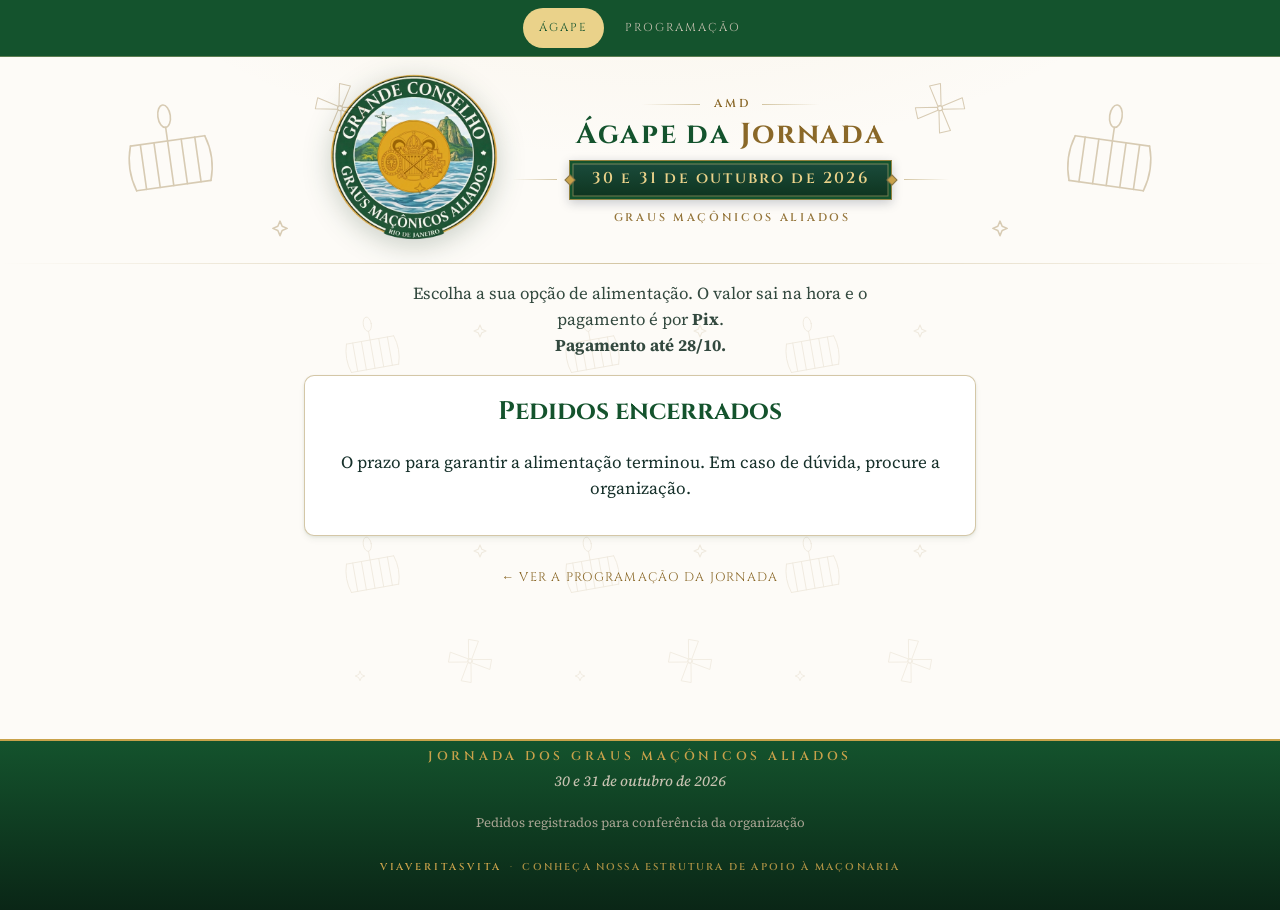
<file: index.html>
<!DOCTYPE html>
<html lang="pt-BR">
<head>
  <meta charset="UTF-8">
  <meta name="viewport" content="width=device-width, initial-scale=1, viewport-fit=cover">
  <title>Ágape — Jornada dos Graus Maçônicos Aliados · AMD 2026</title>
  <meta name="description" content="Alimentação da Jornada dos Graus Maçônicos Aliados (AMD), 30 e 31 de outubro de 2026, ou dos três eventos AMD, OSM e RCC. Pagamento por Pix.">
  <meta name="theme-color" content="#14532d">

  <!-- PWA -->
  <link rel="manifest" href="manifest.json">
  <link rel="icon" type="image/png" sizes="192x192" href="assets/icone-amd-192.png">
  <link rel="icon" type="image/png" sizes="48x48" href="assets/icone-amd-48.png">
  <link rel="apple-touch-icon" href="assets/icone-amd-apple.png">

  <link rel="preconnect" href="https://fonts.googleapis.com">
  <link rel="preconnect" href="https://fonts.gstatic.com" crossorigin>
  <link href="https://fonts.googleapis.com/css2?family=Cinzel:wght@600;700&family=Source+Serif+4:ital,opsz,wght@0,8..60,400;0,8..60,500;0,8..60,600;1,8..60,500&display=swap" rel="stylesheet">

  <link rel="stylesheet" href="styles.css">
  <link rel="stylesheet" href="navegacao.css">
  <link rel="stylesheet" href="refeicoes.css">

  <!-- Open Graph / preview ao compartilhar (WhatsApp, redes) -->
  <meta property="og:title" content="Jornada dos Graus Maçônicos Aliados — AMD">
  <meta property="og:description" content="30 e 31 de outubro de 2026 · Garanta aqui o seu ágape · pagamento por Pix">
  <meta property="og:type" content="website">
  <meta property="og:url" content="https://viaveritasvita.github.io/amdjornada26/">
  <meta property="og:image" content="https://viaveritasvita.github.io/amdjornada26/assets/capa-amd.jpg">
  <meta property="og:image:width" content="1200">
  <meta property="og:image:height" content="630">
  <meta property="og:image:type" content="image/jpeg">
  <meta name="twitter:card" content="summary_large_image">
  <meta name="twitter:image" content="https://viaveritasvita.github.io/amdjornada26/assets/capa-amd.jpg">
</head>
<body class="pg-refeicoes">

  <nav class="site-nav" aria-label="Páginas do evento">
    <a href="./" aria-current="page">Ágape</a>
    <a href="programacao.html">Programação</a>
  </nav>

  <!-- ============ CABEÇALHO ============ -->
  <header class="masthead">
    <div class="masthead-row">
      <div class="medallion-wrap">
        <img class="medallion" src="assets/logo-amd.png" width="200" height="200" alt="Grande Conselho dos Graus Maçônicos Aliados">
      </div>
      <div class="masthead-titles">
        <div class="masthead-sigla"><span>AMD</span></div>
        <h1>Ágape da <span class="title-accent">Jornada</span></h1>
        <div class="date-plaque-row">
          <div class="date-plaque">30 e 31 de outubro de 2026</div>
        </div>
        <p class="masthead-place">Graus Maçônicos Aliados</p>
      </div>
    </div>
  </header>

  <hr class="hairline" aria-hidden="true">

  <!-- aparece só enquanto o Pix não estiver completo em refeicoes-config.js -->
  <div class="rf-demo" id="rfDemo" hidden>
    <strong>Versão de avaliação.</strong> O Pix ainda será configurado: não faça pagamentos por esta página.
  </div>

  <main id="app">
    <p class="rf-lead">
      Escolha a sua opção de alimentação. O valor sai na hora e o pagamento é por <strong>Pix</strong>.
      <br><strong>Pagamento até 28/10.</strong>
    </p>

    <!-- pedido já feito neste aparelho -->
    <div id="rfSaved"></div>

    <!-- página fechada (prazo encerrado) -->
    <div id="rfClosed" class="rf-card rf-closed" hidden>
      <h2>Pedidos encerrados</h2>
      <p>O prazo para garantir a alimentação terminou. Em caso de dúvida, procure a organização.</p>
    </div>

    <!-- ============ FORMULÁRIO ============ -->
    <form id="rfForm" novalidate>

      <!-- 1. dados -->
      <section class="rf-step">
        <header class="rf-step-head"><span class="rf-step-num">1</span><h2>Seus dados</h2></header>
        <div class="rf-card">
          <label class="rf-field">
            <span>Nome completo do irmão</span>
            <input type="text" id="fNome" name="nome" autocomplete="name" required placeholder="Ex.: João da Silva">
          </label>
          <label class="rf-field">
            <span>WhatsApp</span>
            <input type="tel" id="fWhats" name="whatsapp" autocomplete="tel" inputmode="tel" required placeholder="(21) 99999-9999">
          </label>
          <label class="rf-field">
            <span>Loja ou Conselho <em>(opcional)</em></span>
            <input type="text" id="fLoja" name="loja" placeholder="Nome e número">
          </label>
        </div>
      </section>

      <!-- 2. opção -->
      <section class="rf-step">
        <header class="rf-step-head"><span class="rf-step-num">2</span><h2>Sua opção</h2></header>
        <div class="rf-options" id="fOpcoes" role="radiogroup" aria-label="Opção de alimentação"></div>
        <details class="rf-card rf-cardapio" id="rfCardapio">
          <summary>Ver o cardápio</summary>
          <div id="rfCardapioLista"></div>
        </details>
      </section>

      <!-- 3. resumo -->
      <section class="rf-step">
        <header class="rf-step-head"><span class="rf-step-num">3</span><h2>Resumo</h2></header>
        <div class="rf-card rf-summary" id="rfResumo"></div>

        <!-- quem faz o Pix: opcional, ajuda a achar o pagamento no extrato -->
        <div class="rf-card rf-payer">
          <p class="rf-payer-title">De qual conta vai sair o Pix? <em>(opcional)</em></p>
          <p class="rf-muted rf-small">O extrato mostra o nome do titular da conta. Isso ajuda a achar o seu pagamento.</p>
          <div class="rf-payer-opts" role="radiogroup" aria-label="Titular da conta">
            <label class="rf-me is-on"><input type="radio" name="pagador" value="eu" checked><span class="rf-check rf-radio" aria-hidden="true"></span><span>Conta no meu nome</span></label>
            <label class="rf-me"><input type="radio" name="pagador" value="outro"><span class="rf-check rf-radio" aria-hidden="true"></span><span>Conta de outra pessoa</span></label>
          </div>
          <label class="rf-field" id="fPagadorBox" hidden>
            <span>Nome do titular da conta</span>
            <input type="text" id="fPagador" autocomplete="off" placeholder="Ex.: Maria da Silva (esposa) ou nome da empresa">
          </label>
          <label class="rf-field">
            <span>Banco <em>(opcional)</em></span>
            <input type="text" id="fBanco" list="bancos" autocomplete="off" placeholder="Ex.: Itaú, Nubank, Banco do Brasil">
          </label>
          <datalist id="bancos">
            <option value="Banco do Brasil"><option value="Bradesco"><option value="Itaú"><option value="Santander">
            <option value="Caixa"><option value="Nubank"><option value="Inter"><option value="C6 Bank">
            <option value="Sicoob"><option value="Sicredi"><option value="BTG Pactual"><option value="PicPay">
            <option value="Mercado Pago"><option value="PagBank"><option value="99Pay"><option value="Banrisul">
          </datalist>
        </div>

        <p class="rf-muted rf-small rf-cents-note">Ao gerar o Pix, somamos alguns centavos (no máximo R$ 0,99) só para reconhecer o seu pagamento no extrato.</p>
        <p class="rf-error" id="rfErro" role="alert" hidden></p>
        <button type="submit" class="rf-btn rf-btn-primary rf-btn-block" id="btnGerar">Gerar Pix</button>
      </section>
    </form>

    <!-- ============ PAGAMENTO ============ -->
    <section id="rfPagamento" hidden>
      <div class="rf-card rf-pay">
        <p class="rf-pay-label">Pedido</p>
        <p class="rf-pay-code" id="payCodigo"></p>
        <p class="rf-pay-total" id="payTotal"></p>
        <p class="rf-pay-cents" id="payCentavos" hidden></p>
        <p class="rf-pay-who" id="payQuem"></p>

        <div class="rf-qr" id="payQr" aria-label="QR Code Pix"></div>
        <p class="rf-muted rf-center">Abra o app do seu banco → <strong>Pix</strong> → <strong>Ler QR Code</strong>.<br>O valor já vem preenchido.</p>

        <button type="button" class="rf-btn rf-btn-gold rf-btn-block" id="btnCopiaCola">Copiar Pix copia e cola</button>

        <div class="rf-paydata">
          <h3>Ou transfira pela chave Pix</h3>
          <dl>
            <dt>Chave</dt><dd><span id="payChave"></span> <button type="button" class="rf-copy" id="btnCopiaChave">copiar</button></dd>
            <dt>Favorecido</dt><dd id="payFavorecido"></dd>
            <dt id="payBancoLbl">Banco</dt><dd id="payBanco"></dd>
            <dt>Valor</dt><dd id="payValor"></dd>
            <dt>Mensagem</dt><dd>Escreva o código <strong id="payCodigo2"></strong></dd>
          </dl>
        </div>

        <div class="rf-pay-actions">
          <label class="rf-upload" hidden>
            <input type="file" accept="image/*,application/pdf">
            <span class="rf-btn rf-btn-gold rf-btn-block">Enviar o comprovante</span>
            <span class="rf-upload-msg rf-muted rf-small"></span>
          </label>
          <button type="button" class="rf-btn rf-btn-primary rf-btn-block" id="btnPaguei">Já fiz o Pix</button>
          <a class="rf-btn rf-btn-whats rf-btn-block" data-whats="comprovante" href="#" target="_blank" rel="noopener" hidden>Mandar o comprovante no WhatsApp</a>
          <button type="button" class="rf-btn rf-btn-ghost rf-btn-block" id="btnAlterar">Alterar o pedido</button>
        </div>
        <p class="rf-muted rf-center rf-small">Guarde o comprovante. Os pagamentos são conferidos no extrato pelo valor e pelo código do pedido.</p>
      </div>
    </section>

    <!-- ============ CONCLUÍDO ============ -->
    <section id="rfFeito" hidden>
      <div class="rf-card rf-done">
        <div class="rf-done-mark" aria-hidden="true">✓</div>
        <h2>Pagamento informado</h2>
        <p>Obrigado, <strong id="doneNome"></strong>. Seu pedido <strong id="doneCodigo"></strong> foi registrado e será confirmado assim que o Pix aparecer no extrato.</p>
        <p class="rf-done-total" id="doneTotal"></p>
        <div class="rf-pay-actions">
          <label class="rf-upload" hidden>
            <input type="file" accept="image/*,application/pdf">
            <span class="rf-btn rf-btn-gold rf-btn-block">Enviar o comprovante</span>
            <span class="rf-upload-msg rf-muted rf-small"></span>
          </label>
          <a class="rf-btn rf-btn-whats rf-btn-block" data-whats="comprovante" href="#" target="_blank" rel="noopener" hidden>Mandar o comprovante no WhatsApp</a>
          <a class="rf-btn rf-btn-primary rf-btn-block" href="programacao.html">Ver a programação</a>
          <button type="button" class="rf-btn rf-btn-ghost rf-btn-block" id="btnNovo">Fazer pedido para outro irmão</button>
        </div>
      </div>
    </section>

    <a class="rf-back" href="programacao.html">← Ver a programação da Jornada</a>
  </main>

  <!-- barra fixa com o total -->
  <div class="rf-bar" id="rfBar">
    <div class="rf-bar-inner">
      <div class="rf-bar-total">
        <span class="rf-bar-label">Total</span>
        <span class="rf-bar-value" id="barTotal">R$ 0,00</span>
      </div>
      <button type="button" class="rf-btn rf-btn-primary" id="barGerar">Gerar Pix</button>
    </div>
  </div>

  <footer>
    <p class="footer-motto">
      <span>Jornada dos Graus Maçônicos Aliados</span>
      <span>30 e 31 de outubro de 2026</span>
    </p>
    <p class="footer-note" id="rfFootNote">Pedidos registrados para conferência da organização</p>
    <p class="brand-signature">
      <a href="https://viaveritasvita.github.io/" target="_blank" rel="noopener"><span class="brand-name">ViaVeritasVita</span><span class="brand-dot" aria-hidden="true">·</span><span>conheça nossa estrutura de apoio à Maçonaria</span></a>
    </p>
  </footer>

  <div id="toast" class="toast" role="status" aria-live="polite"></div>

  <noscript>
    <p style="text-align:center;padding:1rem;color:#14532d">Esta página precisa de JavaScript.</p>
  </noscript>

  <script src="refeicoes-config.js"></script>
  <script src="assets/qrcode.min.js"></script>
  <script src="refeicoes.js"></script>
</body>
</html>
</file>
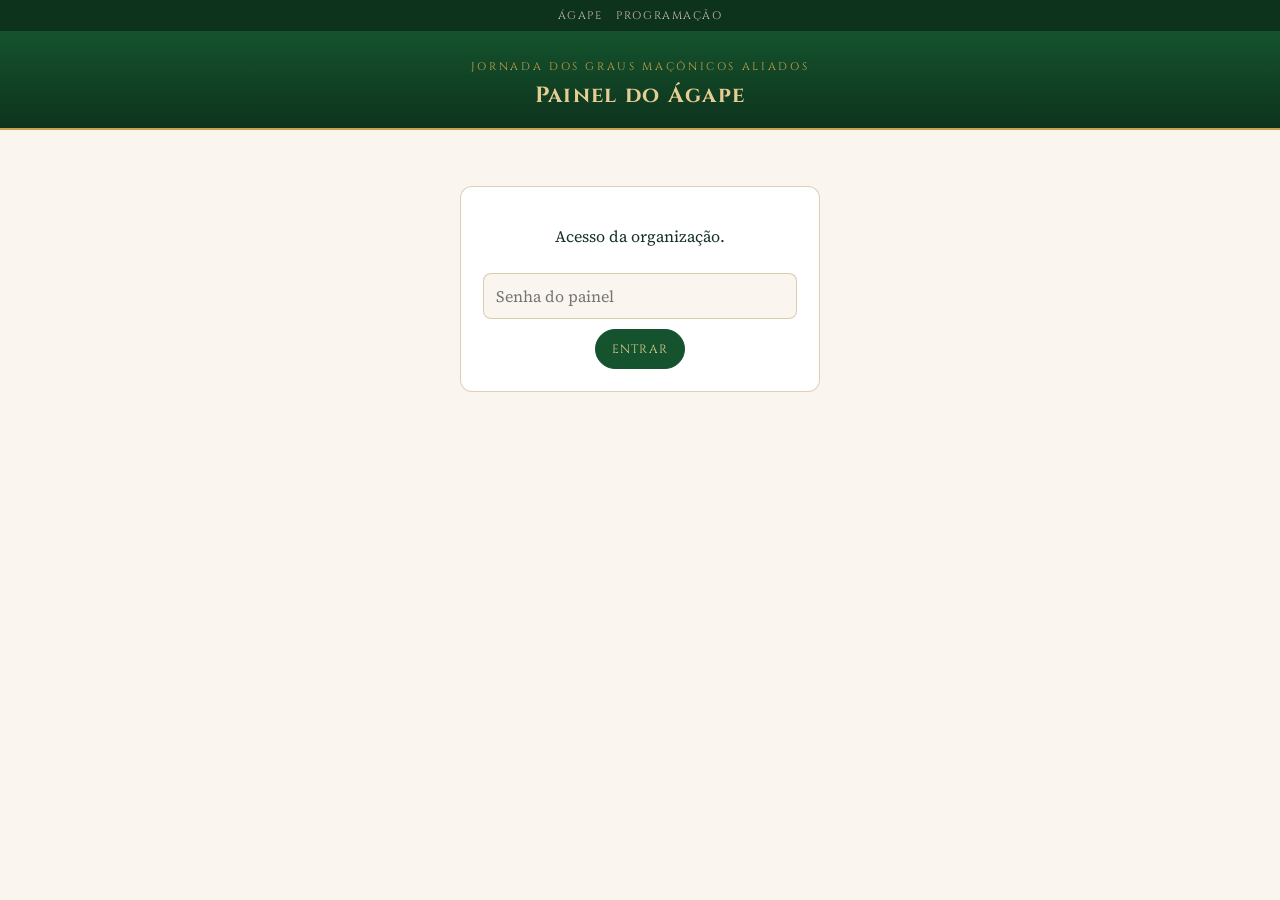
<file: painel.html>
<!DOCTYPE html>
<html lang="pt-BR">
<head>
<meta charset="UTF-8">
<meta name="viewport" content="width=device-width, initial-scale=1">
<meta name="robots" content="noindex, nofollow">
<title>Painel do Ágape — Jornada AMD 2026</title>
<meta name="theme-color" content="#14532d">
<link rel="icon" type="image/png" sizes="48x48" href="assets/icone-amd-48.png">
<link href="https://fonts.googleapis.com/css2?family=Cinzel:wght@600;700&family=Source+Serif+4:wght@400;600&display=swap" rel="stylesheet">
<style>
:root{
  --vinho:#14532d; --vinho-2:#0e331d; --ouro:#c9a24b; --ouro-claro:#e6cd94; --ouro-velho:#8a6828;
  --tinta:#16302a; --suave:#4f6359; --marfim:#faf6ef; --marfim-2:#f2e9da; --linha:rgba(154,123,46,.35);
  --verde:#1a5c2a; --verde-bg:#e3f1e6; --ambar:#8a5c12; --ambar-bg:#fdf3d8; --verm:#8e2525; --verm-bg:#f7e0e0;
}
*{box-sizing:border-box}
body{margin:0;background:var(--marfim);color:var(--tinta);font-family:'Source Serif 4',Georgia,serif;font-size:16px}
.capa{background:linear-gradient(180deg,var(--vinho),var(--vinho-2));color:var(--ouro-claro);text-align:center;padding:22px 16px 18px;border-bottom:2px solid var(--ouro)}
.capa small{font-family:'Cinzel',serif;letter-spacing:.24em;text-transform:uppercase;font-size:11px;color:var(--ouro)}
.capa h1{font-family:'Cinzel',serif;margin:6px 0 0;font-size:22px;letter-spacing:.06em}
.nav{display:flex;justify-content:center;gap:14px;padding:8px;background:var(--vinho-2)}
.nav a{color:#cdbfb2;font-family:'Cinzel',serif;font-size:11px;letter-spacing:.14em;text-transform:uppercase;text-decoration:none}
.nav a:hover{color:var(--ouro-claro)}
.wrap{max-width:1100px;margin:0 auto;padding:16px}
.login{max-width:360px;margin:40px auto;background:#fff;border:1px solid var(--linha);border-radius:12px;padding:22px;text-align:center}
.login input{width:100%;min-height:46px;padding:8px 12px;font:inherit;border:1px solid var(--linha);border-radius:8px;background:var(--marfim);margin:10px 0}
.btn{font-family:'Cinzel',serif;font-size:12px;letter-spacing:.1em;text-transform:uppercase;padding:11px 16px;border-radius:999px;border:1px solid var(--vinho);background:var(--vinho);color:var(--ouro-claro);cursor:pointer}
.btn.claro{background:#fff;color:var(--vinho);border-color:var(--linha)}
.barra{display:flex;flex-wrap:wrap;gap:10px;align-items:center;justify-content:space-between;margin:6px 0 14px}
.barra .grupo{display:flex;flex-wrap:wrap;gap:8px;align-items:center}
select,input[type=search]{font:inherit;min-height:42px;padding:6px 12px;border:1px solid var(--linha);border-radius:8px;background:#fff}
.upd{font-size:13px;color:var(--suave)}
.kpis{display:grid;grid-template-columns:repeat(auto-fit,minmax(150px,1fr));gap:10px;margin-bottom:16px}
.kpi{background:#fff;border:1px solid var(--linha);border-radius:12px;padding:14px}
.kpi .n{font-family:'Cinzel',serif;font-weight:700;font-size:26px;color:var(--vinho);line-height:1.1;font-variant-numeric:tabular-nums}
.kpi .l{font-size:13px;color:var(--suave);margin-top:4px}
.kpi.ok .n{color:var(--verde)} .kpi.amb .n{color:var(--ambar)}
.tabela{background:#fff;border:1px solid var(--linha);border-radius:12px;overflow:auto}
table{width:100%;border-collapse:collapse;font-size:14.5px}
th{font-family:'Cinzel',serif;font-weight:600;font-size:10.5px;letter-spacing:.1em;text-transform:uppercase;color:var(--ouro-velho);text-align:left;padding:10px 12px;background:var(--marfim-2);border-bottom:1px solid var(--linha);white-space:nowrap}
td{padding:9px 12px;border-bottom:1px solid #efe7d2;vertical-align:top}
tr:last-child td{border-bottom:0}
td.num{text-align:right;font-variant-numeric:tabular-nums;white-space:nowrap}
.cod{font-family:'Cinzel',serif;font-weight:700;letter-spacing:.08em;color:var(--vinho);white-space:nowrap}
.pess{white-space:pre-line;color:var(--suave);font-size:13px}
.badge{display:inline-block;padding:3px 10px;border-radius:999px;font-family:'Cinzel',serif;font-size:10px;letter-spacing:.06em;text-transform:uppercase;white-space:nowrap;background:#eee;color:#555}
.badge.ok{background:var(--verde-bg);color:var(--verde)} .badge.inf{background:var(--ambar-bg);color:var(--ambar)}
.badge.gerado{background:#efe9de;color:#7a6a5a} .badge.err{background:var(--verm-bg);color:var(--verm)}
.sig{display:inline-block;margin-top:4px;color:var(--ouro-velho);font-size:13px}
.wa{color:var(--verde);text-decoration:none;white-space:nowrap}
.vazio{padding:30px;text-align:center;color:var(--suave);font-style:italic}
.erro{color:var(--verm);margin-top:8px}
.ajuda{font-size:13.5px;color:var(--suave);margin-top:14px}
@media print{.nav,.barra .grupo:last-child,.login{display:none}.capa{padding:8px}}
</style>
</head>
<body>
<nav class="nav"><a href="./">Ágape</a><a href="programacao.html">Programação</a></nav>
<div class="capa">
  <small>Jornada dos Graus Maçônicos Aliados</small>
  <h1>Painel do Ágape</h1>
</div>

<div class="wrap">
  <div class="login" id="login">
    <p>Acesso da organização.</p>
    <form id="fLogin">
      <input type="password" id="senha" placeholder="Senha do painel" autocomplete="current-password" required>
      <button class="btn" type="submit">Entrar</button>
    </form>
    <p class="erro" id="erroLogin" hidden></p>
  </div>

  <div id="conteudo" hidden>
    <div class="barra">
      <div class="grupo">
        <select id="fStatus" aria-label="Filtrar por status">
          <option value="">Todos os status</option>
          <option>Pix gerado</option><option>Pagamento informado</option><option>Confirmado</option>
          <option>Não localizado</option><option>Cancelado</option>
        </select>
        <input type="search" id="fBusca" placeholder="Buscar nome ou código" aria-label="Buscar">
      </div>
      <div class="grupo">
        <span class="upd">Atualizado <b id="upd">—</b></span>
        <button class="btn claro" id="btnAtualizar">Atualizar</button>
        <button class="btn claro" id="btnCsv">Baixar CSV</button>
        <button class="btn claro" onclick="window.print()">Imprimir</button>
      </div>
    </div>

    <div class="kpis" id="kpis"></div>
    <div class="tabela" id="tabela"></div>
    <p class="ajuda">Para confirmar um pagamento, abra a planilha, aba <b>Pedidos</b>, e troque o <b>Status</b> para <b>Confirmado</b>.
      Os totais não contam pedidos cancelados.</p>
  </div>
</div>

<script src="refeicoes-config.js"></script>
<script>
(function () {
  var API = REFEICOES_CONFIG.apiUrl;
  var KEY = 'amdjornada26.painel';
  var DADOS = [];
  var $ = function (s) { return document.querySelector(s); };
  var esc = function (s) { return String(s == null ? '' : s).replace(/&/g,'&amp;').replace(/</g,'&lt;').replace(/>/g,'&gt;').replace(/"/g,'&quot;'); };
  var brl = function (v) { return (Number(v) || 0).toLocaleString('pt-BR', { style: 'currency', currency: 'BRL' }); };
  var CLS = { 'Confirmado': 'ok', 'Pagamento informado': 'inf', 'Pix gerado': 'gerado', 'Não localizado': 'err', 'Cancelado': '' };

  function senha() { try { return sessionStorage.getItem(KEY) || ''; } catch (e) { return ''; } }

  function carregar() {
    $('#tabela').innerHTML = '<div class="vazio">Carregando…</div>';
    return fetch(API + '?acao=listar&chave=' + encodeURIComponent(senha()) + '&_=' + Date.now())
      .then(function (r) { return r.json(); })
      .then(function (j) {
        if (!j.ok) throw new Error(j.erro || 'erro');
        DADOS = j.pedidos || [];
        $('#upd').textContent = new Date().toLocaleString('pt-BR');
        $('#login').hidden = true; $('#conteudo').hidden = false;
        render();
      });
  }

  function filtrados() {
    var st = $('#fStatus').value, q = $('#fBusca').value.trim().toLowerCase();
    return DADOS.filter(function (p) {
      if (st && p['Status'] !== st) return false;
      if (q && (String(p['Irmão']) + ' ' + p['Código'] + ' ' + p['Loja ou Conselho'] + ' ' + (p['Titular da conta do Pix'] || '')).toLowerCase().indexOf(q) < 0) return false;
      return true;
    });
  }

  function render() {
    var validos = DADOS.filter(function (p) { return p['Status'] !== 'Cancelado'; });
    var soma = function (arr, k) { return arr.reduce(function (s, p) { return s + (Number(p[k]) || 0); }, 0); };
    var conf = validos.filter(function (p) { return p['Status'] === 'Confirmado'; });
    var inf = validos.filter(function (p) { return p['Status'] === 'Pagamento informado'; });
    $('#kpis').innerHTML = [
      ['Pedidos', validos.length, ''],
      ['Só Jornada AMD', validos.filter(function (p) { return p['Opção'] === 'Jornada AMD'; }).length, ''],
      ['Três eventos', validos.filter(function (p) { return /^Três eventos/.test(p['Opção'] || ''); }).length, ''],
      ['Valor total', brl(soma(validos, 'Valor (R$)')), ''],
      ['Confirmado', brl(soma(conf, 'Valor (R$)')), 'ok'],
      ['A conferir', brl(soma(inf, 'Valor (R$)')) + ' <small>(' + inf.length + ')</small>', 'amb'],
    ].map(function (k) { return '<div class="kpi ' + k[2] + '"><div class="n">' + k[1] + '</div><div class="l">' + k[0] + '</div></div>'; }).join('');

    var lista = filtrados();
    if (!lista.length) { $('#tabela').innerHTML = '<div class="vazio">Nenhum pedido.</div>'; return; }
    $('#tabela').innerHTML = '<table><thead><tr><th>Código</th><th>Status</th><th>Irmão</th><th>Opção</th>'
      + '<th>Valor</th><th>WhatsApp</th></tr></thead><tbody>'
      + lista.map(function (p) {
        var w = String(p['WhatsApp'] || '').replace(/\D/g, '');
        if (w.length === 10 || w.length === 11) w = '55' + w;
        return '<tr><td class="cod">' + esc(p['Código']) + '</td>'
          + '<td><span class="badge ' + (CLS[p['Status']] || '') + '">' + esc(p['Status']) + '</span>'
          + (/^https:\/\//.test(p['Comprovante'] || '') ? '<div><a class="sig" href="' + esc(p['Comprovante']) + '" target="_blank" rel="noopener">ver comprovante</a></div>' : '') + '</td>'
          + '<td>' + esc(p['Irmão']) + (p['Loja ou Conselho'] ? '<div class="pess">' + esc(p['Loja ou Conselho']) + '</div>' : '')
          + (p['Titular da conta do Pix'] || p['Banco do Pix'] ? '<div class="pess">Pix: ' + esc([p['Titular da conta do Pix'], p['Banco do Pix']].filter(Boolean).join(' · ')) + '</div>' : '') + '</td>'
          + '<td class="pess">' + esc(p['Opção']) + '</td>'
          + '<td class="num">' + brl(p['Valor (R$)']) + '</td>'
          + '<td>' + (w ? '<a class="wa" href="https://wa.me/' + w + '" target="_blank" rel="noopener">' + esc(p['WhatsApp']) + '</a>' : '') + '</td></tr>';
      }).join('') + '</tbody></table>';
  }

  function csv() {
    var cols = ['Código','Status','Criado em','Pagamento informado em','Confirmado em','Irmão','WhatsApp','Loja ou Conselho','Opção','Valor (R$)','Centavos de identificação','Titular da conta do Pix','Banco do Pix','Comprovante','Observação do tesoureiro'];
    var q = function (v) { return '"' + String(v == null ? '' : v).replace(/"/g, '""') + '"'; };
    var linhas = [cols.map(q).join(';')].concat(filtrados().map(function (p) { return cols.map(function (c) { return q(p[c]); }).join(';'); }));
    var blob = new Blob(['﻿' + linhas.join('\r\n')], { type: 'text/csv;charset=utf-8' });
    var a = document.createElement('a');
    a.href = URL.createObjectURL(blob); a.download = 'agape-jornada-amd.csv';
    document.body.appendChild(a); a.click(); a.remove();
  }

  $('#fLogin').addEventListener('submit', function (e) {
    e.preventDefault();
    try { sessionStorage.setItem(KEY, $('#senha').value); } catch (err) {}
    $('#erroLogin').hidden = true;
    carregar().catch(function (err) {
      $('#login').hidden = false; $('#conteudo').hidden = true;
      $('#erroLogin').textContent = /senha/.test(err.message) ? 'Senha incorreta.' : 'Não foi possível ler a planilha. Verifique a URL do Apps Script.';
      $('#erroLogin').hidden = false;
    });
  });
  $('#btnAtualizar').addEventListener('click', function () { carregar().catch(function () {}); });
  $('#btnCsv').addEventListener('click', csv);
  $('#fStatus').addEventListener('change', render);
  $('#fBusca').addEventListener('input', render);

  if (/^COLE_/.test(API)) {
    $('#login').innerHTML = '<p>O painel funciona depois que a URL do Apps Script for colada em <b>refeicoes-config.js</b>.</p>';
  } else if (senha()) {
    carregar().catch(function () { $('#login').hidden = false; });
  }
})();
</script>
</body>
</html>
</file>
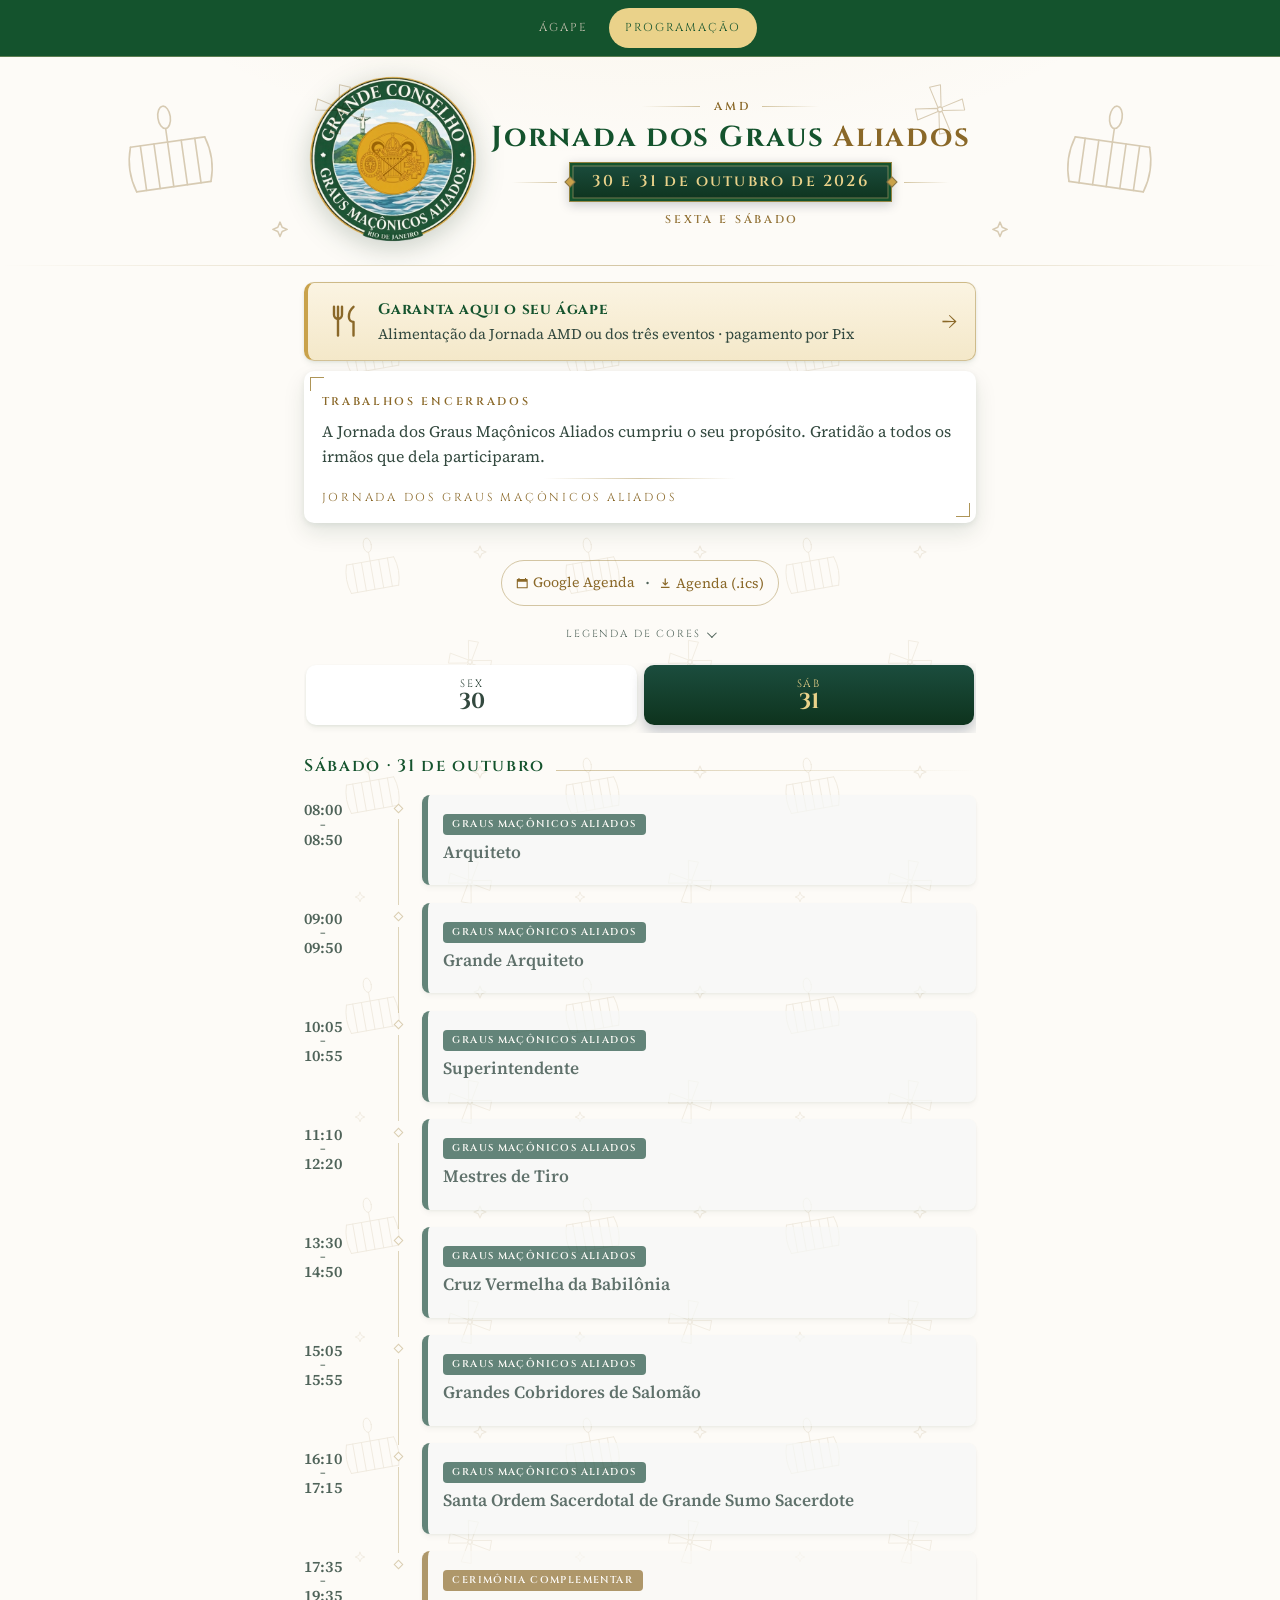
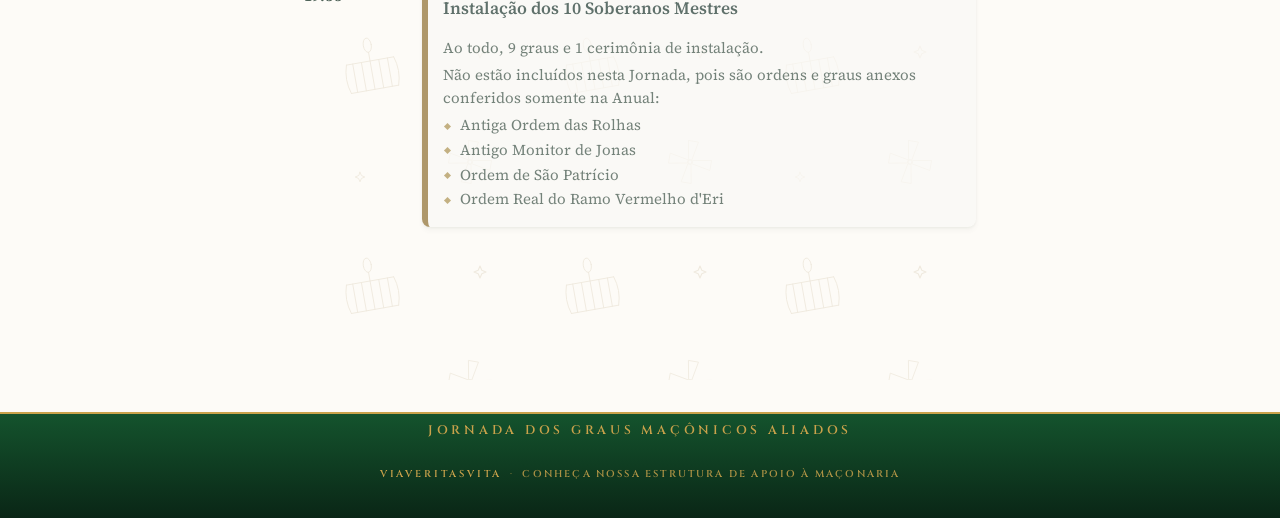
<file: programacao.html>
<!DOCTYPE html>
<html lang="pt-BR">
<head>
  <meta charset="UTF-8">
  <meta name="viewport" content="width=device-width, initial-scale=1, viewport-fit=cover">
  <title>Programação — Jornada dos Graus Maçônicos Aliados · AMD 2026</title>
  <meta name="description" content="Jornada dos Graus Maçônicos Aliados (AMD) · 30 e 31 de outubro de 2026. 9 graus e a Instalação dos Soberanos Mestres.">
  <meta name="theme-color" content="#fdfbf7">

  <!-- PWA -->
  <link rel="manifest" href="manifest.json">
  <link rel="icon" type="image/png" sizes="192x192" href="assets/icone-amd-192.png">
  <link rel="icon" type="image/png" sizes="48x48" href="assets/icone-amd-48.png">
  <link rel="apple-touch-icon" href="assets/icone-amd-apple.png">

  <!-- Tipografia: Cinzel (display romana entalhada) + Source Serif 4 (corpo serifado legível em tela) -->
  <link rel="preconnect" href="https://fonts.googleapis.com">
  <link rel="preconnect" href="https://fonts.gstatic.com" crossorigin>
  <link href="https://fonts.googleapis.com/css2?family=Cinzel:wght@600;700&family=Source+Serif+4:ital,opsz,wght@0,8..60,400;0,8..60,500;0,8..60,600;1,8..60,500&display=swap" rel="stylesheet">

  <link rel="stylesheet" href="styles.css">
  <link rel="stylesheet" href="navegacao.css">

  <!-- Open Graph / preview ao compartilhar (WhatsApp, redes) -->
  <meta property="og:title" content="Jornada dos Graus Maçônicos Aliados — AMD">
  <meta property="og:description" content="30 e 31 de outubro de 2026 · Programação">
  <meta property="og:type" content="website">
  <meta property="og:url" content="https://viaveritasvita.github.io/amdjornada26/programacao.html">
  <meta property="og:image" content="https://viaveritasvita.github.io/amdjornada26/assets/capa-amd.jpg">
  <meta property="og:image:width" content="1200">
  <meta property="og:image:height" content="630">
  <meta property="og:image:type" content="image/jpeg">
  <meta name="twitter:card" content="summary_large_image">
  <meta name="twitter:title" content="Jornada dos Graus Maçônicos Aliados — AMD">
  <meta name="twitter:description" content="30 e 31 de outubro de 2026">
  <meta name="twitter:image" content="https://viaveritasvita.github.io/amdjornada26/assets/capa-amd.jpg">
</head>
<body>

  <!-- ============ NAVEGAÇÃO ENTRE AS DUAS PÁGINAS ============ -->
  <nav class="site-nav" aria-label="Páginas do evento">
    <a href="./">Ágape</a>
    <a href="programacao.html" aria-current="page">Programação</a>
  </nav>

  <!-- ============ CABEÇALHO (compacto) ============ -->
  <header class="masthead">
    <!-- Evento somente em português: sem seletor de idioma.
         O motor procura #langSwitch; o elemento vazio evita erro. -->
    <nav id="langSwitch" class="lang-switch" hidden></nav>

    <div class="masthead-row">
      <!-- MEDALHÃO AMD · RCC · OSM (assets/logo-amd.png) -->
      <div class="medallion-wrap">
        <img class="medallion" src="assets/logo-amd.png" width="200" height="200"
          alt="Grande Conselho dos Graus Maçônicos Aliados">
      </div>

      <div class="masthead-titles">
        <!-- sigla entre filetes dourados (arte do conceito) -->
        <div class="masthead-sigla">
          <span>AMD</span>
        </div>
        <h1 id="programTitle">Jornada dos Graus <span class="title-accent">Aliados</span></h1>
        <div class="date-plaque-row">
          <div class="date-plaque" id="datesPlaque">30 e 31 de outubro de 2026</div>
        </div>
        <p class="masthead-place" id="eyebrow">Sexta e sábado</p>
      </div>
    </div>
  </header>

  <hr class="hairline" aria-hidden="true">

  <!-- ============ TARJA DE AVISO (preenchida via avisos.json) ============ -->
  <div id="noticeBar" class="notice-bar" hidden></div>

  <!-- ============ CONTEÚDO ============ -->
  <main>
    <!-- Convite para adquirir as refeições -->
    <a class="meal-cta" href="./">
      <span class="meal-cta-icon" aria-hidden="true">
        <svg viewBox="0 0 24 24" fill="none" stroke="currentColor" stroke-width="1.5" stroke-linecap="round" stroke-linejoin="round"><path d="M5 3v5a2.5 2.5 0 0 0 5 0V3"/><path d="M7.5 3v18"/><path d="M17.2 3c-1.9 1.6-2.9 3.9-2.9 6.2 0 1.9 1.2 3.2 2.9 3.2V21"/></svg>
      </span>
      <span class="meal-cta-text">
        <strong>Garanta aqui o seu ágape</strong>
        <span>Alimentação da Jornada AMD ou dos três eventos · pagamento por Pix</span>
      </span>
      <span class="meal-cta-arrow" aria-hidden="true">→</span>
    </a>

    <!-- Cartão Agora / A seguir / Contagem regressiva -->
    <div id="nowCard" class="now-card" role="region" aria-label="Agora / A seguir"></div>

    <!-- Barra de ações -->
    <div class="actions">
      <button type="button" id="btnPush" class="action-btn" hidden>
        <svg viewBox="0 0 16 16" aria-hidden="true"><path d="M8 1.3c.5 0 .9.4.9.9v.5a4.5 4.5 0 0 1 3.6 4.4v2.6l1.2 2a.7.7 0 0 1-.6 1H2.9a.7.7 0 0 1-.6-1l1.2-2V7.1a4.5 4.5 0 0 1 3.6-4.4v-.5c0-.5.4-.9.9-.9zm-1.6 12h3.2a1.6 1.6 0 0 1-3.2 0z"/></svg>
        <span class="btn-label">Receber avisos</span>
      </button>
      <button type="button" id="btnInstall" class="action-btn" hidden>
        <svg viewBox="0 0 16 16" aria-hidden="true"><path d="M8 1.2c.4 0 .8.3.8.8v6.5l2.3-2.3 1 1L8 11.3 3.9 7.2l1-1 2.3 2.3V2c0-.5.4-.8.8-.8zM2 12h12v1.5H2V12z"/></svg>
        <span class="btn-label">Instalar aplicativo</span>
      </button>
    </div>

    <!-- Agenda completa (Google Agenda · .ics) -->
    <div class="view-row">
      <span class="cal-links cal-links-all">
        <!-- Assinatura da agenda completa no Google (href definido pelo app.js a partir de SITE_CONFIG.siteUrl) -->
        <a id="gcalAll" class="cal-link" href="https://calendar.google.com/calendar/render?cid=webcal%3A%2F%2Fviaveritasvita.github.io%2Famdjornada26%2Fassets%2Fagenda-amdjornada26.ics" target="_blank" rel="noopener">
          <svg viewBox="0 0 16 16" aria-hidden="true"><path d="M4.5 1.2v1.5h7V1.2h1.4v1.5h1.3c.5 0 .8.4.8.8v10.2c0 .5-.3.8-.8.8H1.8a.8.8 0 0 1-.8-.8V3.5c0-.4.3-.8.8-.8h1.3V1.2h1.4zM2.4 6v7.1h11.2V6H2.4z"/></svg>
          <span class="btn-label">Google Agenda</span>
        </a>
        <span class="cal-sep" aria-hidden="true">·</span>
        <button type="button" id="btnIcsAll" class="cal-link">
          <svg viewBox="0 0 16 16" aria-hidden="true"><path d="M8 1.5c.4 0 .8.3.8.8v6l2-2 1 1L8 11.1 4.2 7.3l1-1 2 2v-6c0-.5.4-.8.8-.8zM2.5 12.5h11V14h-11v-1.5z"/></svg>
          <span class="btn-label">Agenda (.ics)</span>
        </button>
      </span>
    </div>

    <!-- Legenda de cores por corpo/grau (recolhível) -->
    <details id="bodyLegend" class="body-legend"></details>

    <!-- Abas por dia -->
    <nav id="dayTabs" class="day-tabs" role="tablist"></nav>

    <!-- Grade -->
    <div id="schedule"></div>

    <!-- Locais -->
    <section id="locations" hidden>
      <header class="section-header">
        <h2 id="locationsTitle">Locais</h2>
        <p id="locationsSub">Toda a Jornada acontece no mesmo endereço</p>
      </header>
      <div id="locationsList" class="venues"></div>

      <!-- Contato (sem e-mail neste evento: bloco oculto, ids mantidos para o motor) -->
      <div class="contact-block" style="display:none">
        <div class="contact-item">
          <h3 id="regEmailLabel">Contato</h3>
          <a id="regEmail" href="#"></a>
        </div>
        <div class="contact-item">
          <h3 id="emgLabel">Emergências</h3>
        </div>
      </div>
      <span id="contactTitle" hidden>Contato</span>
    </section>
  </main>

  <!-- ============ RODAPÉ ============ -->
  <footer>
    <p class="footer-motto">
      <span id="footerMotto1">Jornada dos Graus Maçônicos Aliados</span>
      <span id="footerMotto2" style="display:none"></span>
    </p>

    <!-- Sem telefone de emergência (oculto; ids mantidos para o motor) -->
    <div class="footer-emg" style="display:none">
      <div class="contact-item">
        <h3 id="emgLabelFoot">Emergências</h3>
        <a id="emgPhoneFoot" href="#"></a>
      </div>
    </div>

    <p id="footerNote" class="footer-note" style="display:none"></p>

    <!-- assinatura da marca (link reservado para o futuro site) — bem no fim da página -->
    <p class="brand-signature">
      <a href="https://viaveritasvita.github.io/" target="_blank" rel="noopener"><span class="brand-name">ViaVeritasVita</span><span class="brand-dot" aria-hidden="true">·</span><span id="brandTagline">conheça nossa estrutura de apoio à Maçonaria</span></a>
    </p>
  </footer>

  <!-- Botão flutuante de emergência — DESLIGADO neste evento (id mantido para o motor) -->
  <a id="emergencyFab" class="emergency-fab" href="#" style="display:none" aria-hidden="true" tabindex="-1">
    <svg viewBox="0 0 16 16" aria-hidden="true"><path d="M3.7 1.8c.4-.4 1-.4 1.4 0l1.7 1.7c.4.4.4 1 0 1.4l-.9.9c.5 1.1 2.2 2.8 3.3 3.3l.9-.9c.4-.4 1-.4 1.4 0l1.7 1.7c.4.4.4 1 0 1.4l-1 1c-.6.6-1.6.8-2.5.4-3-1.2-6.2-4.4-7.4-7.4-.4-.9-.2-1.9.4-2.5l1-1z"/></svg>
    <span class="fab-label" id="fabLabel">Emergências</span>
  </a>

  <!-- Modal de instalação (iOS / Android) — conteúdo preenchido pelo app.js -->
  <div id="installModal" class="install-modal" hidden></div>

  <!-- Toast -->
  <div id="toast" class="toast" role="status" aria-live="polite"></div>

  <noscript>
    <p style="text-align:center;padding:1rem;color:#581828">
      Este programa precisa de JavaScript.
    </p>
  </noscript>

  <!-- Dados e motor -->
  <script src="data.js"></script>
  <script src="i18n.js"></script>
  <script src="app.js"></script>
</body>
</html>
</file>
<file: styles.css>
/* ============================================================
   styles.css — IDENTIDADE VISUAL (AMD)
   Marfim · verde-floresta (#14532d) · verde-esmeralda (#1b4d3e) · dourado (#c9a24b)
   Paleta verde e dourado do Grande Conselho AMD.
   Mobile-first · alvos de toque >= 44px · contraste AA
   ============================================================ */

:root {
  /* pergaminho (fundo) */
  --ivory: #fdfbf7;
  --ivory-2: #f6f1e6;
  --paper: #ffffff;

  /* vinho do brasão (texto e blocos de peso) */
  --navy-975: #0a2616;
  --navy-950: #0e331d;
  --navy-900: #14532d;
  --navy-800: #1b4d3e;
  --ink: #16302a;
  --ink-soft: #33493f;
  --ink-faint: #4f6359;

  /* dourados do brasão */
  --gold: #c9a24b;
  --gold-bright: #ead28a;
  --gold-aged: #8a6828;
  --gold-aged-2: #9a7b2e;
  --gold-line: rgba(154, 123, 46, 0.42);
  --gold-faint: rgba(154, 123, 46, 0.10);

  /* creme sobre vinho (rodapé, fab, plaquinha) */
  --cream: #f3edde;
  --cream-dim: #c9c3b2;

  /* âmbar da tarja de restrição */
  --amber: #8a5c12;
  --amber-bg: rgba(200, 146, 44, 0.13);

  /* tipografia */
  --font-display: 'Cinzel', 'Times New Roman', serif;
  --font-body: 'Source Serif 4', 'Source Serif Pro', Georgia, serif;

  --radius: 10px;
  --shadow-card: 0 4px 6px rgba(14, 51, 29, 0.05), 0 1px 3px rgba(14, 51, 29, 0.08);
  --shadow-lift: 0 10px 22px rgba(14, 51, 29, 0.10), 0 2px 6px rgba(14, 51, 29, 0.08);
  --maxw: 44rem;
}

*, *::before, *::after { box-sizing: border-box; }

html { scroll-behavior: smooth; }
@media (prefers-reduced-motion: reduce) {
  html { scroll-behavior: auto; }
  *, *::before, *::after { animation: none !important; transition: none !important; }
}

body {
  margin: 0;
  background: var(--ivory);
  /* apenas um leve calor dourado no topo — sem textura repetida:
     os motivos do Rio vivem em pontos de respiro escolhidos a dedo */
  background-image:
    radial-gradient(60rem 30rem at 50% -8rem, rgba(201, 162, 75, 0.09), transparent 60%);
  background-repeat: no-repeat;
  color: var(--ink);
  font-family: var(--font-body);
  font-size: 1.0625rem;
  line-height: 1.55;
  overflow-x: hidden; /* motifs decorativos podem sangrar nas bordas */
  -webkit-font-smoothing: antialiased;
}

a { color: var(--gold-aged); }
button { font-family: inherit; }
svg { display: block; }

/* filetes decorativos reutilizáveis */
.hairline {
  height: 1px; border: 0;
  background: linear-gradient(90deg, transparent, var(--gold-line), transparent);
  margin: 0;
}

/* ============================================================
   TARJA DE AVISO (in-page, avisos.json)
   Fica logo abaixo do cabeçalho compacto, acima do cartão
   Agora / A seguir. Destacada e dispensável (botão ×).
   ============================================================ */
.notice-bar {
  background: linear-gradient(180deg, #faf3df, #f3e9cd);
  border-top: 1px solid var(--gold-line);
  border-bottom: 1px solid var(--gold-line);
  box-shadow: 0 3px 8px rgba(14, 51, 29, 0.06);
}
.notice-inner {
  max-width: var(--maxw); margin: 0 auto; padding: 0.7rem 1rem;
  display: grid; grid-template-columns: 1fr auto; gap: 0.25rem 0.75rem;
  align-items: start;
}
.notice-label {
  grid-column: 1 / -1;
  display: inline-flex; align-items: center; gap: 0.4rem;
  font-family: var(--font-display); font-size: 0.68rem; letter-spacing: 0.18em;
  text-transform: uppercase; color: var(--gold-aged);
}
.notice-label svg { width: 0.85rem; height: 0.85rem; fill: var(--gold-aged); }
.notice-text { margin: 0; color: var(--ink); font-size: 1rem; }
.notice-close {
  background: none; border: 1px solid var(--gold-line); border-radius: 50%;
  color: var(--gold-aged); width: 44px; height: 44px; min-width: 44px;
  font-size: 1.25rem; line-height: 1; cursor: pointer;
  align-self: center;
  transition: background 0.2s;
}
.notice-close:hover { background: var(--gold-faint); }

/* ============================================================
   CABEÇALHO — brasão centralizado, título e plaqueta de datas
   ============================================================ */
.masthead {
  position: relative;
  padding: 0.4rem 1rem 0.35rem;
  overflow: hidden;
  text-align: center;
}
/* grelha de São Lourenço, cruz pátea e estrelas em linha dourada — bem sutil,
   atrás do brasão/título, sem repetir e sem atrapalhar a leitura */
.masthead::before {
  content: '';
  position: absolute; inset: 0; z-index: -1;
  background: url("data:image/svg+xml;utf8,%3Csvg%20xmlns%3D%22http%3A%2F%2Fwww.w3.org%2F2000%2Fsvg%22%20width%3D%221200%22%20height%3D%22240%22%20viewBox%3D%220%200%201200%20240%22%20fill%3D%22none%22%20stroke%3D%22%238a6828%22%20stroke-width%3D%221.3%22%20stroke-linecap%3D%22round%22%20stroke-linejoin%3D%22round%22%3E%20%3Cg%20transform%3D%22translate(130%20120)%20rotate(-8)%20scale(1.25)%22%3E%20%3Cellipse%20cx%3D%220%22%20cy%3D%22-34%22%20rx%3D%225%22%20ry%3D%229%22%2F%3E%3Cpath%20d%3D%22M0%20-25%20V-14%22%2F%3E%20%3Cpath%20d%3D%22M-30%20-14%20H30%20M-30%2022%20H30%22%2F%3E%3Cpath%20d%3D%22M-22%20-14%20V22%20M-11%20-14%20V22%20M0%20-14%20V22%20M11%20-14%20V22%20M22%20-14%20V22%22%2F%3E%20%3Cpath%20d%3D%22M-30%20-14%20Q-36%204%20-30%2022%20M30%20-14%20Q36%204%2030%2022%22%2F%3E%3C%2Fg%3E%3Cg%20transform%3D%22translate(300%2070)%20rotate(12)%20scale(0.8)%22%3E%20%3Cpath%20d%3D%22M-7%20-30%20H7%20L2%20-3%20H-2%20Z%20M-7%2030%20H7%20L2%203%20H-2%20Z%20M-30%20-7%20V7%20L-3%202%20V-2%20Z%20M30%20-7%20V7%20L3%202%20V-2%20Z%22%2F%3E%20%3Ccircle%20cx%3D%220%22%20cy%3D%220%22%20r%3D%223%22%2F%3E%3C%2Fg%3E%3Cpath%20transform%3D%22translate(240%20190)%20scale(1.2)%22%20d%3D%22M0%20-6%20L1.8%20-1.8%20L6%200%20L1.8%201.8%20L0%206%20L-1.8%201.8%20L-6%200%20L-1.8%20-1.8%20Z%22%2F%3E%3Cpath%20transform%3D%22translate(380%20150)%20scale(0.9)%22%20d%3D%22M0%20-6%20L1.8%20-1.8%20L6%200%20L1.8%201.8%20L0%206%20L-1.8%201.8%20L-6%200%20L-1.8%20-1.8%20Z%22%2F%3E%20%3Cg%20transform%3D%22translate(1070%20120)%20rotate(8)%20scale(1.25)%22%3E%20%3Cellipse%20cx%3D%220%22%20cy%3D%22-34%22%20rx%3D%225%22%20ry%3D%229%22%2F%3E%3Cpath%20d%3D%22M0%20-25%20V-14%22%2F%3E%20%3Cpath%20d%3D%22M-30%20-14%20H30%20M-30%2022%20H30%22%2F%3E%3Cpath%20d%3D%22M-22%20-14%20V22%20M-11%20-14%20V22%20M0%20-14%20V22%20M11%20-14%20V22%20M22%20-14%20V22%22%2F%3E%20%3Cpath%20d%3D%22M-30%20-14%20Q-36%204%20-30%2022%20M30%20-14%20Q36%204%2030%2022%22%2F%3E%3C%2Fg%3E%3Cg%20transform%3D%22translate(900%2070)%20rotate(-12)%20scale(0.8)%22%3E%20%3Cpath%20d%3D%22M-7%20-30%20H7%20L2%20-3%20H-2%20Z%20M-7%2030%20H7%20L2%203%20H-2%20Z%20M-30%20-7%20V7%20L-3%202%20V-2%20Z%20M30%20-7%20V7%20L3%202%20V-2%20Z%22%2F%3E%20%3Ccircle%20cx%3D%220%22%20cy%3D%220%22%20r%3D%223%22%2F%3E%3C%2Fg%3E%3Cpath%20transform%3D%22translate(960%20190)%20scale(1.2)%22%20d%3D%22M0%20-6%20L1.8%20-1.8%20L6%200%20L1.8%201.8%20L0%206%20L-1.8%201.8%20L-6%200%20L-1.8%20-1.8%20Z%22%2F%3E%3Cpath%20transform%3D%22translate(820%20150)%20scale(0.9)%22%20d%3D%22M0%20-6%20L1.8%20-1.8%20L6%200%20L1.8%201.8%20L0%206%20L-1.8%201.8%20L-6%200%20L-1.8%20-1.8%20Z%22%2F%3E%20%3C%2Fsvg%3E") center 55% / 1200px auto no-repeat;
  opacity: 0.32;
  pointer-events: none;
}

.lang-switch {
  display: flex; justify-content: flex-end; gap: 0.35rem;
  max-width: var(--maxw); margin: 0 auto 0.15rem;
}
.lang-switch button {
  min-width: 44px; min-height: 34px; padding: 0.2rem 0.55rem;
  background: transparent; color: var(--ink-soft);
  border: 1px solid transparent; border-radius: 999px;
  font-family: var(--font-display); font-size: 0.72rem; letter-spacing: 0.12em;
  cursor: pointer; transition: color 0.2s, border-color 0.2s, background 0.2s;
}
.lang-switch button:hover { color: var(--gold-aged); }
.lang-switch button.is-active {
  color: var(--gold-aged); border-color: var(--gold-line);
  background: var(--gold-faint);
}

/* cabeçalho horizontal: brasão à esquerda, bloco de títulos à direita,
   conjunto alinhado ao centro vertical e centralizado na página */
.masthead-row {
  max-width: var(--maxw); margin: 0 auto;
  display: flex; flex-direction: row; align-items: center; justify-content: center;
  gap: clamp(0.3rem, 1.5vw, 0.7rem);
}
.medallion-wrap { flex: none; }
.medallion {
  --medal-w: clamp(144px, 38vw, 226px);
  width: var(--medal-w); height: auto;
  /* remove o quadrado branco do PNG: o branco funde no marfim do fundo */
  mix-blend-mode: multiply;
  /* a arte do PNG tem ~15–18% de respiro transparente em volta da moeda;
     margens negativas proporcionais compensam esse vazio embutido sem
     reduzir a moeda visível (o cabeçalho fica justo, sem buraco) */
  margin: calc(var(--medal-w) * -0.10) calc(var(--medal-w) * -0.13);
}
.masthead-titles { min-width: 0; text-align: center; }

/* linha "AMD · RCC · OSM" em versalete dourado, entre filetes finos
   (gesto de assinatura do conceito), logo acima do título */
.masthead-sigla {
  display: flex; align-items: center; justify-content: center;
  gap: 0.65rem;
  margin: 0 0 0.4rem;
}
.masthead-sigla::before, .masthead-sigla::after {
  content: ''; flex: 1; max-width: 3.6rem; height: 1px;
}
.masthead-sigla::before { background: linear-gradient(90deg, transparent, var(--gold-line)); }
.masthead-sigla::after { background: linear-gradient(270deg, transparent, var(--gold-line)); }
.masthead-sigla span {
  white-space: nowrap;
  font-family: var(--font-display); font-weight: 600;
  font-size: clamp(0.6rem, 2.4vw, 0.72rem);
  letter-spacing: 0.28em; text-indent: 0.28em;
  text-transform: uppercase;
  color: var(--gold-aged);
}

@media (max-width: 599px) {
  .medallion { --medal-w: clamp(115px, 31vw, 156px); }
}

.masthead h1 {
  margin: 0 0 0.5rem;
  font-family: var(--font-display); font-weight: 700;
  font-size: clamp(1.25rem, 5vw, 1.8rem);
  letter-spacing: 0.06em; line-height: 1.12;
  color: var(--navy-900);
  text-wrap: balance;
}
/* última palavra do título ("Oficial") no dourado envelhecido do conceito
   (--ouro-tinta do conceito = #8a6828 = --gold-aged; AA sobre marfim) */
.masthead h1 .title-accent { color: var(--gold-aged); }

/* plaqueta de datas — placa marinho do crachá, com filetes-flourish
   e pontas em losango dourado nas laterais */
.date-plaque-row {
  display: flex; align-items: center; justify-content: center;
  gap: 0.75rem;
}
.date-plaque-row::before, .date-plaque-row::after {
  content: ''; flex: none;
  width: clamp(1.4rem, 7vw, 2.8rem); height: 1px;
}
.date-plaque-row::before {
  background: linear-gradient(90deg, transparent, var(--gold-line));
}
.date-plaque-row::after {
  background: linear-gradient(270deg, transparent, var(--gold-line));
}
.date-plaque {
  display: inline-block; position: relative;
  padding: 0.42rem 1.35rem 0.46rem;
  background: linear-gradient(180deg, var(--navy-800), var(--navy-950));
  border: 1px solid rgba(201, 162, 75, 0.7);
  /* filete dourado interno (moldura dupla, como na placa do crachá) */
  box-shadow:
    inset 0 0 0 2.5px var(--navy-900),
    inset 0 0 0 3.5px rgba(233, 205, 133, 0.45),
    0 3px 10px rgba(16, 31, 60, 0.22);
  font-family: var(--font-display); font-weight: 600;
  font-size: clamp(0.78rem, 3.1vw, 0.98rem); letter-spacing: 0.14em;
  color: var(--gold-bright);
}
/* pontas em losango dourado */
.date-plaque::before, .date-plaque::after {
  content: ''; position: absolute; top: 50%; width: 8px; height: 8px;
  background: var(--gold); border: 1px solid rgba(16, 31, 60, 0.35);
  transform: translateY(-50%) rotate(45deg);
}
.date-plaque::before { left: -4.5px; }
.date-plaque::after { right: -4.5px; }

/* linha de lugar sob a plaqueta — versalete dourado discreto */
.masthead-place {
  margin: 0.55rem 0 0;
  font-family: var(--font-display); font-weight: 600;
  font-size: clamp(0.58rem, 2.3vw, 0.7rem);
  letter-spacing: 0.24em; text-indent: 0.24em; text-transform: uppercase;
  color: var(--gold-aged); opacity: 0.9;
}
.medallion { filter: drop-shadow(0 6px 14px rgba(14, 51, 29, 0.22)); }

/* telas muito estreitas: empilha o cabeçalho (padrão é lado a lado) */
@media (max-width: 349px) {
  .masthead-row { flex-direction: column; gap: 0.5rem; }
  .masthead-titles { text-align: center; }
  .date-plaque-row { justify-content: center; }
}

/* ============================================================
   CONTEÚDO
   ============================================================ */
main {
  position: relative; /* ancora os motifs decorativos do Rio */
  max-width: var(--maxw);
  margin: 0 auto;
  padding: 0 1rem 6.5rem;
}
/* grelha e cruz pátea da AMD — textura MUITO sutil por
   trás do corpo da página; os cartões brancos cobrem a textura, então
   ela só respira nos vãos de marfim (legibilidade preservada) */
main::before {
  content: ''; position: absolute; inset: 0; z-index: -1;
  background: url("data:image/svg+xml;utf8,%3Csvg%20xmlns%3D%22http%3A%2F%2Fwww.w3.org%2F2000%2Fsvg%22%20width%3D%22220%22%20height%3D%22220%22%20viewBox%3D%220%200%20220%20220%22%20fill%3D%22none%22%20stroke%3D%22%238a6828%22%20stroke-width%3D%221.1%22%20stroke-linecap%3D%22round%22%20stroke-linejoin%3D%22round%22%3E%20%3Cg%20transform%3D%22translate(62%2070)%20rotate(-10)%20scale(0.8)%22%3E%20%3Cellipse%20cx%3D%220%22%20cy%3D%22-34%22%20rx%3D%225%22%20ry%3D%229%22%2F%3E%3Cpath%20d%3D%22M0%20-25%20V-14%22%2F%3E%20%3Cpath%20d%3D%22M-30%20-14%20H30%20M-30%2022%20H30%22%2F%3E%3Cpath%20d%3D%22M-22%20-14%20V22%20M-11%20-14%20V22%20M0%20-14%20V22%20M11%20-14%20V22%20M22%20-14%20V22%22%2F%3E%20%3Cpath%20d%3D%22M-30%20-14%20Q-36%204%20-30%2022%20M30%20-14%20Q36%204%2030%2022%22%2F%3E%3C%2Fg%3E%3Cg%20transform%3D%22translate(160%20160)%20rotate(10)%20scale(0.7)%22%3E%20%3Cpath%20d%3D%22M-7%20-30%20H7%20L2%20-3%20H-2%20Z%20M-7%2030%20H7%20L2%203%20H-2%20Z%20M-30%20-7%20V7%20L-3%202%20V-2%20Z%20M30%20-7%20V7%20L3%202%20V-2%20Z%22%2F%3E%20%3Ccircle%20cx%3D%220%22%20cy%3D%220%22%20r%3D%223%22%2F%3E%3C%2Fg%3E%3Cpath%20transform%3D%22translate(170%2050)%20scale(1)%22%20d%3D%22M0%20-6%20L1.8%20-1.8%20L6%200%20L1.8%201.8%20L0%206%20L-1.8%201.8%20L-6%200%20L-1.8%20-1.8%20Z%22%2F%3E%3Cpath%20transform%3D%22translate(50%20175)%20scale(0.8)%22%20d%3D%22M0%20-6%20L1.8%20-1.8%20L6%200%20L1.8%201.8%20L0%206%20L-1.8%201.8%20L-6%200%20L-1.8%20-1.8%20Z%22%2F%3E%20%3C%2Fsvg%3E") repeat center top;
  background-size: 220px auto;
  opacity: 0.12;
  pointer-events: none;
}

/* ---------- cartão AGORA / A SEGUIR ---------- */
.now-card {
  position: relative;
  border-radius: var(--radius);
  background: var(--paper);
  box-shadow: var(--shadow-lift);
  padding: 0.95rem 1.1rem 1.05rem;
  margin: 0.65rem 0 1.3rem;
}
/* estado de contagem regressiva: faixa fina, sem bloco gigante,
   com todo o conteúdo (rótulo, números e data) centralizado */
.now-card.is-countdown { padding: 0.6rem 1rem 0.65rem; text-align: center; }
.now-card.is-countdown::before, .now-card.is-countdown::after { display: none; }
.countdown-strip {
  display: flex; flex-wrap: wrap; align-items: baseline;
  justify-content: center;
  column-gap: 0.75rem; row-gap: 0.05rem;
}
.countdown-strip .now-status { margin-bottom: 0; }
.countdown-strip .now-meta { font-size: 0.92rem; }
/* cantos ornamentais em dourado envelhecido */
.now-card::before, .now-card::after {
  content: ''; position: absolute; width: 14px; height: 14px;
  border-color: var(--gold-aged-2); border-style: solid; opacity: 0.8;
}
.now-card::before { top: 6px; left: 6px; border-width: 1px 0 0 1px; }
.now-card::after { bottom: 6px; right: 6px; border-width: 0 1px 1px 0; }

.now-status {
  display: inline-flex; align-items: center; gap: 0.45rem;
  font-family: var(--font-display); font-weight: 600;
  font-size: 0.7rem; letter-spacing: 0.24em; text-transform: uppercase;
  color: var(--gold-aged);
  margin-bottom: 0.5rem;
}
.now-status.is-live { color: var(--gold-aged); }
.now-status.is-next { color: var(--ink-faint); margin-bottom: 0.3rem; }

/* bolinha "Agora" — pulsa o tamanho, não a sombra */
.live-dot {
  width: 8px; height: 8px; border-radius: 50%;
  background: var(--gold-aged-2);
  box-shadow: 0 0 0 3px rgba(154, 123, 46, 0.16);
  animation: pulse 1.8s ease-in-out infinite;
  flex: none;
}
@keyframes pulse {
  0%, 100% { transform: scale(1); }
  50% { transform: scale(1.3); }
}

.now-title {
  margin: 0 0 0.3rem;
  font-family: var(--font-body); font-weight: 600;
  font-size: 1.35rem; line-height: 1.25;
  color: var(--ink);
  text-wrap: balance;
}
.now-next-title {
  margin: 0 0 0.2rem;
  font-family: var(--font-body); font-weight: 600;
  font-size: 1.1rem; line-height: 1.3; color: var(--ink);
}
.now-meta { margin: 0; font-size: 0.95rem; color: var(--ink-soft); }
.now-meta strong { color: var(--gold-aged); font-variant-numeric: tabular-nums; }
.now-sub { margin: 0.35rem 0 0; font-size: 0.95rem; color: var(--ink-soft); }
.now-sub strong { color: var(--gold-aged); font-variant-numeric: tabular-nums; }

.now-next.has-rule {
  margin-top: 0.9rem; padding-top: 0.9rem;
  border-top: 1px solid rgba(154, 123, 46, 0.22);
}

/* Contagem regressiva — família única (Source Serif 4): algarismos
   tabulares em destaque, unidades em versalete bronze do mesmo corpo
   tipográfico. Cada valor que muda entra com micro-animação (.cd-anim,
   aplicada pelo app.js só ao grupo que mudou). */
.now-countdown {
  font-family: var(--font-body); font-weight: 600;
  font-size: clamp(1.25rem, 5vw, 1.55rem);
  letter-spacing: 0.01em; color: var(--navy-900);
  font-variant-numeric: tabular-nums;
  margin: 0;
}
.cd-num { display: inline-block; font-variant-numeric: tabular-nums; }
.cd-unit {
  display: inline-block;
  font-size: 1em; font-weight: 600;
  font-variant-caps: small-caps;
  letter-spacing: 0.06em;
  color: inherit;
  margin-left: 0.14em;
}
.cd-colon { opacity: 0.45; padding: 0 0.02em; }
/* valor recém-atualizado desliza suavemente para o lugar */
.cd-anim { animation: cd-in 0.45s cubic-bezier(0.2, 0.7, 0.3, 1); }
@keyframes cd-in {
  from { opacity: 0; transform: translateY(-0.22em); }
  to   { opacity: 1; transform: none; }
}
/* respiro lento e sutil na faixa de contagem para a abertura */
.now-card.is-countdown .now-countdown { animation: cd-breathe 4.5s ease-in-out infinite; }
@keyframes cd-breathe {
  0%, 100% { opacity: 1; }
  50% { opacity: 0.86; }
}
/* dentro do "termina em / começa em" o conjunto herda o dourado */
.now-meta strong .cd-unit, .now-sub strong .cd-unit { color: inherit; opacity: 0.75; }
.now-rule {
  height: 1px; margin: 0.6rem auto;
  background: linear-gradient(90deg, transparent, var(--gold-line), transparent);
  max-width: 12rem;
}
.now-closed-msg { margin: 0; font-size: 1rem; color: var(--ink-soft); }
.now-closed-motto {
  margin: 0; font-family: var(--font-display); font-size: 0.72rem;
  letter-spacing: 0.24em; text-transform: uppercase; color: var(--gold-aged);
}

/* ---------- barra de ações — centrada mesmo ao quebrar linha ---------- */
/* #btnPush: visibilidade controlada pelo app.js (atributo hidden):
   aparece só com o App ID do OneSignal configurado em data.js. */
#btnShare { padding: 0.25rem 0.55rem; }
#btnShare .btn-label { display: none; }
.actions {
  display: flex; flex-wrap: wrap;
  justify-content: center; align-items: center;
  gap: 0.5rem;
  max-width: 33rem;
  margin: 0 auto 1rem;
}
.action-btn {
  display: inline-flex; align-items: center; justify-content: center;
  gap: 0.4rem;
  min-height: 40px; padding: 0.25rem 0.85rem;
  background: var(--paper); color: var(--ink-soft);
  border: 0; border-radius: 999px;
  box-shadow: var(--shadow-card);
  font-family: var(--font-body); font-size: 0.9rem;
  text-decoration: none; cursor: pointer;
  transition: color 0.2s, background 0.2s, box-shadow 0.2s, transform 0.15s;
}
.action-btn svg { width: 1rem; height: 1rem; fill: currentColor; flex: none; }
.action-btn:hover {
  color: var(--gold-aged); background: #fffdf6;
  box-shadow: var(--shadow-lift); transform: translateY(-1px);
}
.action-btn:active { transform: translateY(0); }
.action-btn.is-on { color: var(--gold-aged); box-shadow: var(--shadow-card), inset 0 0 0 1px var(--gold-line); }

/* ---------- linha de visões: alternador + agenda completa (.ics) ---------- */
.view-row {
  display: flex; flex-wrap: wrap; align-items: center;
  justify-content: center; gap: 0.6rem 0.8rem;
  margin-bottom: 0.4rem;
}
/* agenda completa na linha de views: "Google Agenda · Agenda (.ics)" —
   mesmo padrão compacto dos cartões (.cal-links), em pílula discreta */
.cal-links-all {
  min-height: 44px; padding: 0 0.65rem;
  border: 1px solid var(--gold-line); border-radius: 999px;
  gap: 0.35rem;
}
.cal-links-all .cal-link { min-height: 44px; font-size: 0.88rem; }

.view-toggle {
  display: flex; gap: 0;
  background: var(--ivory-2);
  border-radius: 999px; padding: 3px;
  box-shadow: inset 0 1px 2px rgba(14, 51, 29, 0.06);
  overflow: hidden; width: fit-content;
}
.view-btn {
  display: inline-flex; align-items: center; gap: 0.4rem;
  min-height: 44px; padding: 0.4rem 1.1rem;
  background: transparent; border: 0; border-radius: 999px; cursor: pointer;
  color: var(--ink-soft); font-family: var(--font-body); font-size: 0.95rem;
  transition: background 0.2s, color 0.2s, box-shadow 0.2s;
}
.view-btn.is-active { background: var(--paper); color: var(--ink); box-shadow: var(--shadow-card); }
.view-star svg { width: 0.85rem; height: 0.85rem; fill: currentColor; }
.view-count {
  font-size: 0.8rem; min-width: 1.35rem; text-align: center;
  border: 1px solid var(--gold-line); border-radius: 999px; padding: 0 0.3rem;
  color: var(--gold-aged);
}

/* ---------- legenda de cores por rito (recolhível e discreta) ---------- */
.body-legend { margin: 0 0 0.4rem; text-align: center; }
.body-legend summary {
  display: inline-flex; align-items: center; justify-content: center;
  gap: 0.4rem; min-height: 44px; padding: 0.15rem 0.8rem;
  margin: 0 auto; width: fit-content;
  cursor: pointer; list-style: none;
  font-family: var(--font-display); font-size: 0.64rem;
  letter-spacing: 0.18em; text-transform: uppercase;
  color: var(--ink-faint);
  transition: color 0.2s;
}
.body-legend summary::-webkit-details-marker { display: none; }
.body-legend summary::after {
  content: ''; width: 7px; height: 7px; flex: none;
  border-right: 1px solid currentColor; border-bottom: 1px solid currentColor;
  transform: rotate(45deg) translateY(-2px);
  transition: transform 0.2s;
}
.body-legend[open] summary::after { transform: rotate(-135deg) translateY(-2px); }
.body-legend summary:hover { color: var(--gold-aged); }
.legend-items {
  display: flex; flex-wrap: wrap; justify-content: center;
  gap: 0.4rem; padding: 0.1rem 0 0.25rem;
}
/* chips preenchidos na cor do rito (espelham os cartões da grade) */
.legend-chip {
  display: inline-flex; align-items: center; gap: 0.35rem;
  padding: 0.26rem 0.7rem;
  border: 0; border-radius: 999px;
  color: #fdfcf8;
  background: var(--body-color, var(--ink-faint));
  font-family: var(--font-display); font-size: 0.62rem; font-weight: 600;
  letter-spacing: 0.1em; text-transform: uppercase;
}
.legend-chip.is-log {
  color: #64748b;
  background: rgba(255, 255, 255, 0.6);
  border: 1px dashed #94a3b8;
}
.legend-icon svg { width: 0.85rem; height: 0.85rem; }

/* ---------- abas por dia ---------- */
.day-tabs {
  display: flex; gap: 0.4rem;
  overflow-x: auto; -webkit-overflow-scrolling: touch;
  padding: 2px 2px 0.5rem; margin-bottom: 1.25rem;
  scrollbar-width: none;
}
.day-tabs::-webkit-scrollbar { display: none; }
.day-tab {
  flex: 1 0 auto; min-width: 60px; min-height: 60px;
  display: flex; flex-direction: column; align-items: center; justify-content: center;
  gap: 0.05rem; padding: 0.4rem 0.8rem;
  background: var(--paper); cursor: pointer;
  border: 0; border-radius: var(--radius);
  box-shadow: var(--shadow-card);
  color: var(--ink-soft);
  transition: background 0.2s, color 0.2s, box-shadow 0.2s, transform 0.15s;
}
.day-tab-wd {
  font-family: var(--font-display); font-size: 0.66rem;
  letter-spacing: 0.18em; text-transform: uppercase;
}
.day-tab-num { font-family: var(--font-display); font-weight: 700; font-size: 1.35rem; line-height: 1; }
.day-tab:hover { color: var(--gold-aged); box-shadow: var(--shadow-lift); transform: translateY(-1px); }
.day-tab:active { transform: translateY(0); }
/* aba ativa: plaquinha marinho com dourado brilhante, como no crachá */
.day-tab.is-active {
  background: linear-gradient(180deg, var(--navy-800), var(--navy-950));
  color: var(--gold-bright);
  box-shadow: 0 6px 14px rgba(16, 31, 60, 0.28);
  transform: none;
}
.day-tab.is-vesper .day-tab-wd::after { content: ' ·'; opacity: 0.6; }
/* rótulo minúsculo "preliminares" na aba do dia 26 (véspera) —
   segunda linha discreta em versalete bronze, sem inflar a aba */
.day-tab-mini {
  font-family: var(--font-body); font-weight: 600;
  font-size: 0.6rem; line-height: 1.1;
  font-variant-caps: all-small-caps;
  letter-spacing: 0.05em;
  color: var(--gold-aged);
  margin-top: 0.06rem;
  white-space: nowrap;
}
/* na plaquinha marinho ativa, o bronze não contrasta: sobe para o dourado claro */
.day-tab.is-active .day-tab-mini { color: var(--gold-bright); opacity: 0.9; }

/* ---------- seção do dia ---------- */
.day-section { margin-bottom: 2rem; }
.day-header {
  display: flex; flex-wrap: wrap; align-items: baseline; gap: 0.3rem 0.7rem;
  margin-bottom: 1rem;
}
.day-title {
  margin: 0;
  font-family: var(--font-display); font-weight: 600;
  font-size: 1.05rem; letter-spacing: 0.1em;
  color: var(--navy-900);
}
.day-header::after {
  content: ''; flex: 1; height: 1px;
  background: linear-gradient(90deg, var(--gold-line), transparent);
}
/* subtítulo do dia de véspera (26/08): versalete bronze, discreto */
.vesper-tag {
  font-size: 0.8rem;
  font-variant-caps: all-small-caps;
  letter-spacing: 0.08em;
  color: var(--gold-aged);
  border: 1px solid rgba(154, 123, 46, 0.35); border-radius: 999px;
  padding: 0.02rem 0.6rem;
}

/* ---------- linha do tempo ---------- */
.timeline { list-style: none; margin: 0; padding: 0; }

.session {
  position: relative;
  display: grid; grid-template-columns: 4.4rem 1fr; gap: 0.6rem;
  padding: 0 0 1.1rem 0;
}
/* trilho vertical dourado */
.session::before {
  content: ''; position: absolute; left: 4.65rem; top: 1.5rem; bottom: -0.1rem;
  width: 1px; background: rgba(154, 123, 46, 0.30);
}
.session:last-child::before { display: none; }
/* marcador losango no trilho */
.session::after {
  content: ''; position: absolute; left: calc(4.65rem - 3px); top: 0.62rem;
  width: 7px; height: 7px; transform: rotate(45deg);
  background: var(--ivory); border: 1px solid var(--gold-aged-2);
}
.session.is-live::after { background: var(--gold-aged-2); box-shadow: 0 0 0 4px rgba(154, 123, 46, 0.18); }
.session.is-past::after { border-color: rgba(154, 123, 46, 0.35); }

.session-time {
  display: flex; flex-direction: column; align-items: flex-start; gap: 0.3rem;
  padding-top: 0.35rem;
}
/* horários em serifa tabular (Cinzel só em texto, nunca em números).
   Início e fim sempre empilhados, com o traço centrado entre eles:
   nada de quebra feia nem sobreposição com o trilho/cartão. */
.session-time .time {
  font-family: var(--font-body); font-weight: 600; font-size: 0.92rem;
  letter-spacing: 0.01em; color: var(--navy-900);
  font-variant-numeric: tabular-nums;
  line-height: 1.3;
  display: flex; flex-direction: column; align-items: center;
  white-space: nowrap;
}
.time-sep { color: var(--ink-faint); font-size: 0.66rem; line-height: 0.85; }
.session.is-past .session-time .time { color: var(--ink-faint); }

/* cartão da sessão — filete lateral forte na cor do rito + tint bem
   sutil do fundo na mesma cor (a cor "aparece" ao bater o olho) */
.session-card {
  position: relative;
  margin-left: 0.9rem;
  background: var(--paper);
  background: color-mix(in srgb, var(--body-color, var(--gold-aged-2)) 4%, var(--paper));
  border: 0;
  border-left: 6px solid var(--body-color, var(--gold-aged-2));
  border-radius: 8px;
  box-shadow: var(--shadow-card);
  padding: 0.8rem 0.9rem 0.85rem;
  transition: background 0.2s, box-shadow 0.2s, transform 0.2s;
}
.session.is-live .session-card {
  background: #fffdf3;
  box-shadow: 0 6px 16px rgba(154, 123, 46, 0.18), 0 1px 3px rgba(14, 51, 29, 0.08);
}
.session.is-past .session-card { opacity: 0.68; }
@media (hover: hover) {
  .session-card:hover { box-shadow: var(--shadow-lift); transform: translateY(-1px); }
}

.session-head { display: flex; align-items: flex-start; gap: 0.5rem; }
.session-headings { flex: 1; min-width: 0; }
.session-title {
  margin: 0;
  font-family: var(--font-body); font-weight: 600;
  font-size: 1.08rem; line-height: 1.3; color: var(--ink);
}

/* chip da sigla do corpo PREENCHIDO na cor do rito (texto claro AA:
   todas as cores de BODIES têm contraste >= 4.7:1 com #fdfcf8) */
.body-chip {
  display: inline-flex; align-items: center;
  margin-bottom: 0.35rem; padding: 0.18rem 0.6rem;
  border: 0; border-radius: 4px;
  color: #fdfcf8;
  background: var(--body-color, var(--ink-faint));
  font-family: var(--font-display); font-size: 0.62rem; font-weight: 600;
  letter-spacing: 0.14em; text-transform: uppercase;
}

/* símbolo monoline dos itens de logística/sociais */
.kind-icon { flex: none; margin-top: 0.1rem; color: #64748b; }
.kind-icon svg { width: 1.15rem; height: 1.15rem; }
.session:not(.is-log) .kind-icon { color: var(--gold-aged-2); }

/* LOGÍSTICA (deslocamentos, refeições, intervalos): recua APENAS por
   cor/fundo/ícone — o título mantém o MESMO peso e corpo das cerimônias */
.session.is-log .session-card {
  background: var(--ivory-2);
  box-shadow: none;
  border-left-color: rgba(100, 116, 139, 0.55);
  padding: 0.6rem 0.8rem 0.65rem;
}
.session.is-log .session-title { color: var(--ink-soft); }
.session.is-log::after { border-color: #8b95a5; }
.session.is-log .session-time .time { color: var(--ink-soft); }
.session.is-log .loc-chip { background: rgba(253, 251, 247, 0.85); }
.session.is-log.is-live .session-card { background: #f4efe2; }

.fav-btn {
  flex: none; width: 44px; height: 44px; margin: -0.55rem -0.55rem 0 0;
  display: grid; place-items: center;
  background: none; border: 0; cursor: pointer;
  color: rgba(154, 123, 46, 0.55);
  transition: color 0.2s, transform 0.15s;
}
.fav-btn svg { width: 1.15rem; height: 1.15rem; fill: none; stroke: currentColor; stroke-width: 1.2; }
.fav-btn:hover { color: var(--gold-aged); }
.fav-btn.is-fav { color: var(--gold-aged); }
.fav-btn.is-fav svg { fill: currentColor; }
.fav-btn:active { transform: scale(0.86); }

.session-meta {
  display: flex; flex-wrap: wrap; gap: 0.4rem;
  margin-top: 0.55rem;
}
.loc-chip {
  display: inline-flex; align-items: center; gap: 0.35rem;
  min-height: 34px; padding: 0.15rem 0.7rem;
  border: 0; border-radius: 999px;
  font-size: 0.88rem; color: var(--ink-soft);
  background: var(--ivory-2); text-decoration: none; cursor: pointer;
  transition: color 0.2s, background 0.2s;
}
.loc-chip svg { width: 0.8rem; height: 0.8rem; fill: currentColor; flex: none; }
.loc-chip:hover { color: var(--gold-aged); background: #efe6ce; }

/* linha compacta de agenda: "Google Agenda · Baixar (.ics)" —
   dois links pequenos, sem virar botões grandes */
.cal-links { display: inline-flex; align-items: center; gap: 0.4rem; }
.cal-link {
  display: inline-flex; align-items: center; gap: 0.3rem;
  min-height: 34px; padding: 0.1rem 0.2rem;
  background: none; border: 0; cursor: pointer;
  font-family: var(--font-body); font-size: 0.85rem;
  color: var(--gold-aged); text-decoration: none;
  transition: color 0.2s;
}
.cal-link:hover { color: var(--navy-900); text-decoration: underline; text-underline-offset: 2px; }
.cal-link svg { width: 0.78rem; height: 0.78rem; fill: currentColor; flex: none; }
.cal-sep { color: var(--ink-faint); user-select: none; }
.loc-chip.is-tbd {
  background: transparent; border: 1px dashed rgba(154, 123, 46, 0.40);
  cursor: default; color: var(--ink-faint);
}

/* tarja de restrição — âmbar legível no tema claro */
.restriction {
  display: flex; gap: 0.55rem; align-items: flex-start;
  margin-top: 0.7rem; padding: 0.6rem 0.7rem;
  background: var(--amber-bg);
  border: 0;
  border-left: 3px solid #b07d18;
  border-radius: 5px;
}
.restriction svg { width: 0.85rem; height: 0.85rem; fill: var(--amber); flex: none; margin-top: 0.2rem; }
.restriction p { margin: 0; font-size: 0.94rem; line-height: 1.5; color: #4d3d15; }
.restriction strong { color: var(--amber); font-weight: 600; }
.restriction .note-list strong { color: #4d3d15; }
.restriction .mail-link, .session-note .mail-link { color: var(--gold-aged); word-break: break-all; }

.session-note { margin-top: 0.55rem; }
.session-note p { margin: 0; font-size: 0.94rem; line-height: 1.5; color: var(--ink-soft); }
.session-note p + p, .session-note ul + p { margin-top: 0.3rem; }
.session-note strong, .restriction-body strong { font-weight: 600; color: var(--ink); }
.session-note strong { color: var(--navy-900); }
/* lista compacta com losango dourado — preços, trajes, itens da pauta */
.note-list {
  list-style: none; margin: 0.3rem 0 0; padding: 0;
  font-size: 0.94rem; line-height: 1.45; color: var(--ink-soft);
}
.note-list li {
  position: relative; padding-left: 1.05rem; margin: 0.18rem 0;
}
.note-list li::before {
  content: ''; position: absolute; left: 0.15rem; top: 0.62em;
  width: 5px; height: 5px; background: var(--gold-aged-2);
  transform: rotate(45deg); opacity: 0.85;
}
.restriction-body { min-width: 0; }
.restriction-body > strong { display: inline; }
.restriction-body p { display: inline; margin: 0; font-size: 0.94rem; line-height: 1.5; color: #4d3d15; }
.restriction-body p + p { display: block; margin-top: 0.25rem; }
.restriction-body .note-list { color: #4d3d15; }
.restriction-body .note-list li::before { background: var(--amber); }

/* estado vazio do "meu roteiro" */
.empty-state {
  text-align: center; padding: 2.5rem 1.5rem;
  background: var(--ivory-2);
  border: 1px dashed rgba(154, 123, 46, 0.45); border-radius: var(--radius);
  color: var(--ink-soft);
}
.empty-star svg { width: 1.6rem; height: 1.6rem; margin: 0 auto 0.6rem; fill: none; stroke: var(--gold-aged-2); stroke-width: 1; }
.empty-state p { margin: 0; }

/* ============================================================
   LOCAIS
   ============================================================ */
#locations { position: relative; }
.section-header { text-align: center; margin: 2.6rem 0 1.4rem; }
.section-header h2 {
  margin: 0 0 0.2rem;
  font-family: var(--font-display); font-weight: 600;
  font-size: 1.35rem; letter-spacing: 0.14em; text-transform: uppercase;
  color: var(--navy-900);
}
.section-header p { margin: 0; color: var(--ink-soft); }
/* divisória de seção: onda do calçadão em dourado */
.section-header::after {
  content: ''; display: block; width: 7.5rem; height: 14px; margin: 0.8rem auto 0;
  background: none center / contain no-repeat;
}

.venues { display: grid; gap: 0.8rem; }
@media (min-width: 640px) { .venues { grid-template-columns: 1fr 1fr; } }

.venue {
  display: flex; gap: 0.8rem;
  background: var(--paper);
  border: 0;
  border-radius: var(--radius);
  box-shadow: var(--shadow-card);
  padding: 1rem;
}
.venue-mark {
  flex: none; width: 2.4rem; height: 2.4rem;
  display: grid; place-items: center;
  border: 1px solid var(--gold-line); border-radius: 50%;
}
.venue-mark svg { width: 1rem; height: 1rem; fill: var(--gold-aged); }
.venue-name { margin: 0 0 0.15rem; font-size: 1.08rem; font-weight: 600; color: var(--ink); }
.venue-detail { margin: 0 0 0.15rem; font-size: 0.9rem; color: var(--ink-soft); }
.venue-address { margin: 0 0 0.6rem; font-size: 0.92rem; color: var(--ink-soft); }
.venue-map {
  display: inline-flex; align-items: center; gap: 0.35rem;
  min-height: 40px; padding: 0.2rem 0.8rem;
  background: var(--ivory-2); border: 0; border-radius: 999px;
  font-size: 0.88rem; color: var(--gold-aged); text-decoration: none;
  transition: background 0.2s, color 0.2s;
}
.venue-map svg { width: 0.8rem; height: 0.8rem; fill: currentColor; }
.venue-map:hover { background: #efe6ce; }

/* ---------- contato ---------- */
.contact-block {
  margin-top: 1.4rem;
  border: 0; border-radius: var(--radius);
  background: var(--paper);
  box-shadow: var(--shadow-card);
  padding: 1rem 1.1rem;
  display: grid; gap: 0.7rem;
}
@media (min-width: 640px) { .contact-block { grid-template-columns: 1fr 1fr; } }
.contact-item h3 {
  margin: 0 0 0.15rem;
  font-family: var(--font-display); font-size: 0.68rem;
  letter-spacing: 0.2em; text-transform: uppercase; color: var(--gold-aged);
}
.contact-item a { font-size: 1.02rem; color: var(--ink); text-decoration-color: var(--gold-line); word-break: break-all; }
.contact-item a:hover { color: var(--gold-aged); }

/* ============================================================
   RODAPÉ — bloco marinho, skyline dourada brilhante
   ============================================================ */
footer {
  position: relative;
  margin-top: 2rem;
  border-top: 2px solid var(--gold);
  background: linear-gradient(180deg, var(--navy-900), var(--navy-975));
  color: var(--cream);
  text-align: center;
  padding: 0 1rem 2rem;
}
.skyline { max-width: 46rem; margin: 0 auto; opacity: 0.9; }
.skyline img, .skyline svg { width: 100%; height: auto; display: block; }

.footer-motto { margin-top: 0.4rem; }
.footer-motto span {
  display: block;
}
.footer-motto span:first-child {
  font-family: var(--font-display); font-weight: 600;
  font-size: 0.78rem; letter-spacing: 0.3em; text-transform: uppercase;
  color: var(--gold);
}
.footer-motto span:last-child {
  margin-top: 0.2rem;
  font-size: 0.92rem; font-style: italic; font-weight: 500; color: var(--cream-dim);
}
/* assinatura da marca — versalete dourado, discreta, abaixo do lema */
.brand-signature { margin: 1.15rem 0 0; }
.brand-signature a {
  display: inline-flex; flex-wrap: wrap; align-items: baseline; justify-content: center;
  gap: 0 0.5rem;
  padding: 0.2rem 0.4rem; /* área de toque/foco confortável */
  text-decoration: none;
  font-family: var(--font-display); font-weight: 600;
  font-size: 0.62rem; letter-spacing: 0.22em;
  text-transform: uppercase;
  color: rgba(201, 162, 75, 0.85);
  transition: color 0.2s;
}
.brand-signature .brand-name { letter-spacing: 0.3em; color: var(--gold); }
.brand-signature .brand-dot { color: rgba(201, 162, 75, 0.55); }
.brand-signature a:hover,
.brand-signature a:hover .brand-name { color: var(--gold-bright); }

.footer-emg {
  margin: 1.3rem auto 0; max-width: 22rem;
  border: 1px solid rgba(201, 162, 75, 0.5); border-radius: var(--radius);
  background: rgba(243, 237, 222, 0.05);
  padding: 0.7rem 1rem;
}
.footer-emg .contact-item h3 { margin-bottom: 0.1rem; color: var(--gold-bright); }
.footer-emg a {
  font-family: var(--font-body); font-weight: 600; font-size: 1.25rem;
  letter-spacing: 0.02em; color: var(--cream); text-decoration: none;
  font-variant-numeric: tabular-nums;
}
.footer-emg a:hover { color: var(--gold-bright); }
.footer-note { margin: 1.2rem 0 0; font-size: 0.82rem; color: #a8a493; }

/* ============================================================
   BOTÃO FLUTUANTE DE EMERGÊNCIA — permanece marinho
   ============================================================ */
/* pílula marinho: ícone + rótulo "Emergências" SEMPRE visível */
.emergency-fab {
  position: fixed; right: 1rem; bottom: 1rem; z-index: 60;
  display: inline-flex; align-items: center; gap: 0.5rem;
  min-height: 48px; padding: 0.6rem 1.2rem 0.6rem 1rem;
  background: var(--navy-900);
  border: 1.5px solid var(--gold); border-radius: 999px;
  box-shadow: 0 6px 18px rgba(16, 31, 60, 0.35), 0 0 0 4px rgba(154, 123, 46, 0.10);
  text-decoration: none;
  transition: transform 0.15s, box-shadow 0.2s;
}
.emergency-fab svg { width: 1.15rem; height: 1.15rem; fill: var(--gold-bright); flex: none; }
.emergency-fab:hover { transform: translateY(-2px); box-shadow: 0 8px 22px rgba(16, 31, 60, 0.42), 0 0 0 6px rgba(154, 123, 46, 0.14); }
.emergency-fab:active { transform: scale(0.96); }
.emergency-fab .fab-label {
  white-space: nowrap;
  font-family: var(--font-display); font-weight: 600;
  font-size: 0.66rem; letter-spacing: 0.16em;
  text-transform: uppercase; color: var(--gold-bright);
}

/* ============================================================
   TOAST
   ============================================================ */
.toast {
  position: fixed; left: 50%; bottom: 5.4rem; z-index: 70;
  transform: translate(-50%, 1rem);
  background: var(--navy-800); color: var(--cream);
  border: 1px solid rgba(201, 162, 75, 0.5); border-radius: 999px;
  padding: 0.55rem 1.2rem; font-size: 0.95rem;
  opacity: 0; pointer-events: none;
  transition: opacity 0.25s, transform 0.25s;
  box-shadow: 0 10px 24px rgba(16, 31, 60, 0.28);
  max-width: min(90vw, 26rem); text-align: center;
}
.toast.is-visible { opacity: 1; transform: translate(-50%, 0); }

/* ============================================================
   MODAL DE INSTALAÇÃO (iOS / Android) — marfim, filete dourado
   Conteúdo preenchido pelo app.js conforme a plataforma.
   ============================================================ */
body.modal-open { overflow: hidden; }

.install-modal {
  position: fixed; inset: 0; z-index: 90;
  display: flex; align-items: center; justify-content: center;
  padding: 1rem;
}
.install-modal[hidden] { display: none; }

.install-overlay {
  position: absolute; inset: 0;
  background: rgba(6, 13, 28, 0.55);
}

.install-dialog {
  position: relative;
  width: min(100%, 26rem);
  max-height: min(86vh, 42rem); overflow-y: auto;
  background: var(--ivory);
  border: 1px solid var(--gold-line);
  border-top: 3px solid var(--gold);
  border-radius: 14px;
  box-shadow: 0 24px 60px rgba(6, 13, 28, 0.35);
  padding: 1.25rem 1.2rem 1.35rem;
}

.install-close {
  position: absolute; top: 0.55rem; right: 0.55rem;
  width: 44px; height: 44px; min-width: 44px;
  background: none; border: 1px solid var(--gold-line); border-radius: 50%;
  color: var(--gold-aged); font-size: 1.45rem; line-height: 1;
  display: inline-flex; align-items: center; justify-content: center;
  cursor: pointer;
}
.install-close:hover { background: var(--gold-faint); }

.install-title {
  margin: 0.2rem 2.8rem 0 0;
  font-family: var(--font-display);
  font-size: 1.18rem; font-weight: 700; letter-spacing: 0.04em;
  color: var(--navy-900);
}
.install-rule {
  height: 1px; border: 0; margin: 0.65rem 0 0.9rem;
  background: linear-gradient(90deg, var(--gold-line), transparent);
}
.install-intro { margin: 0 0 1rem; font-size: 0.98rem; line-height: 1.5; color: var(--ink-soft); }
.install-intro strong, .install-steps strong, .install-note strong { color: var(--navy-900); }

.install-steps {
  list-style: none; margin: 0; padding: 0;
  display: grid; gap: 0.85rem;
  counter-reset: step;
}
.install-steps li {
  display: flex; align-items: flex-start; gap: 0.8rem;
  counter-increment: step;
}
.install-step-icon {
  position: relative; flex: none;
  width: 46px; height: 46px;
  display: inline-flex; align-items: center; justify-content: center;
  background: var(--paper); color: var(--gold-aged);
  border: 1px solid var(--gold-line); border-radius: 12px;
  box-shadow: var(--shadow-card);
}
.install-step-icon svg { width: 23px; height: 23px; }
.install-step-icon::after {
  content: counter(step);
  position: absolute; top: -7px; left: -7px;
  width: 19px; height: 19px; border-radius: 50%;
  background: var(--navy-900); color: var(--gold-bright);
  font-size: 0.68rem; font-weight: 600;
  display: flex; align-items: center; justify-content: center;
}
.install-steps p { margin: 0.2rem 0 0; font-size: 0.97rem; line-height: 1.45; color: var(--ink); }

.install-note {
  display: flex; align-items: flex-start; gap: 0.55rem;
  margin: 1.05rem 0 0; padding: 0.7rem 0.85rem;
  background: var(--gold-faint);
  border: 1px solid var(--gold-line); border-radius: 10px;
  font-size: 0.93rem; line-height: 1.45; color: var(--ink-soft);
}
.install-note svg { flex: none; width: 1rem; height: 1rem; fill: var(--gold-aged); margin-top: 0.15rem; }

/* ============================================================
   FOCO VISÍVEL (acessibilidade)
   ============================================================ */
a:focus-visible, button:focus-visible {
  outline: 2px solid var(--navy-800);
  outline-offset: 2px;
  border-radius: 4px;
}

/* ============================================================
   DESKTOP — respiro maior
   ============================================================ */
@media (min-width: 720px) {
  .masthead { padding: 0.6rem 1rem 0.5rem; }
  .masthead-row { gap: 0.9rem; }
  .session { grid-template-columns: 5.6rem 1fr; }
  .session::before { left: 5.85rem; }
  .session::after { left: calc(5.85rem - 3px); }
  /* desktop mantém a pilha início/fim — nunca lado a lado (encavalava) */
  .session-time .time { font-size: 0.98rem; }
  .session-card { margin-left: 1.2rem; }
}
</file>
<file: navegacao.css>
/* ============================================================
   navegacao.css — ponte entre as duas páginas do evento
   (Refeições ⇄ Programação). Usa os tokens do styles.css.
   ============================================================ */

/* barra de páginas no topo */
.site-nav {
  position: sticky; top: 0; z-index: 30;
  display: flex; justify-content: center; gap: 0.35rem;
  padding: 0.5rem 1rem calc(0.5rem);
  background: var(--navy-900, #581828);
  border-bottom: 1px solid rgba(230, 205, 148, 0.35);
}
.site-nav a {
  font-family: var(--font-display, 'Cinzel', serif);
  font-size: 0.72rem; letter-spacing: 0.16em; text-transform: uppercase;
  color: var(--cream-dim, #cdbfb2); text-decoration: none;
  padding: 0.55rem 1rem; border-radius: 999px; min-height: 40px;
  display: inline-flex; align-items: center;
  transition: background 0.2s, color 0.2s;
}
.site-nav a:hover { color: var(--gold-bright, #e6cd94); }
.site-nav a[aria-current="page"] {
  color: var(--navy-900, #581828);
  background: var(--gold-bright, #e6cd94);
}

/* convite "Adquira aqui a sua refeição" na programação */
.meal-cta {
  display: grid; grid-template-columns: auto 1fr auto; align-items: center; gap: 0.85rem;
  max-width: var(--maxw, 44rem); margin: 1rem auto 0.25rem; padding: 0.9rem 1.1rem;
  background: linear-gradient(180deg, #fbf4e2, #f4e8c9);
  border: 1px solid var(--gold-line, rgba(154,123,46,.42));
  border-left: 4px solid var(--gold, #c9a24b);
  border-radius: var(--radius, 10px);
  color: var(--ink, #3a1520); text-decoration: none;
  box-shadow: var(--shadow-card);
  transition: transform 0.15s, box-shadow 0.2s;
}
.meal-cta:hover { transform: translateY(-1px); box-shadow: var(--shadow-lift); }
.meal-cta-icon { width: 2.4rem; height: 2.4rem; color: var(--gold-aged, #8a6828); }
.meal-cta-icon svg { width: 100%; height: 100%; }
.meal-cta-text { display: flex; flex-direction: column; gap: 0.1rem; }
.meal-cta-text strong {
  font-family: var(--font-display, 'Cinzel', serif); font-size: 0.95rem;
  letter-spacing: 0.04em; color: var(--navy-900, #581828);
}
.meal-cta-text span { font-size: 0.92rem; color: var(--ink-soft, #5c3742); }
.meal-cta-arrow { font-size: 1.4rem; color: var(--gold-aged, #8a6828); }

/* o motor esconde botões com [hidden]; o display do styles.css não pode vencer */
.action-btn[hidden] { display: none !important; }
</file>
<file: refeicoes.css>
/* ============================================================
   refeicoes.css — página de compra das refeições
   Mesma identidade do programa (tokens do styles.css):
   pergaminho · vinho do brasão · dourado.
   ============================================================ */

.pg-refeicoes main { padding-bottom: 7.5rem; }

.rf-lead {
  text-align: center; margin: 1.1rem auto 1rem; max-width: 34rem;
  color: var(--ink-soft); font-size: 1.05rem;
}

/* ---------- preços ---------- */
.rf-prices { display: grid; grid-template-columns: 1fr 1fr; gap: 0.7rem; margin: 0 0 1.4rem; }
.rf-price {
  display: flex; flex-direction: column; align-items: center; text-align: center;
  padding: 0.85rem 0.6rem; border-radius: var(--radius);
  background: var(--paper); border: 1px solid var(--gold-line);
  box-shadow: var(--shadow-card);
}
.rf-price.is-best { background: linear-gradient(180deg, var(--navy-800), var(--navy-950)); border-color: var(--gold); }
.rf-price-v { font-family: var(--font-display); font-weight: 700; font-size: 1.35rem; color: var(--navy-900); }
.rf-price-l { font-size: 0.86rem; line-height: 1.3; color: var(--ink-soft); margin-top: 0.15rem; }
.rf-price.is-best .rf-price-v { color: var(--gold-bright); }
.rf-price.is-best .rf-price-l { color: var(--cream-dim); }

/* ---------- passos ---------- */
.rf-step { margin: 1.6rem 0 0; }
.rf-step-head { display: flex; align-items: center; gap: 0.65rem; margin: 0 0 0.7rem; }
.rf-step-head h2 {
  margin: 0; font-family: var(--font-display); font-weight: 600;
  font-size: 1.02rem; letter-spacing: 0.08em; text-transform: uppercase; color: var(--navy-900);
}
.rf-step-num {
  flex: none; width: 1.9rem; height: 1.9rem; border-radius: 50%;
  display: inline-flex; align-items: center; justify-content: center;
  font-family: var(--font-display); font-weight: 700; font-size: 0.9rem;
  color: var(--gold-bright); background: var(--navy-900);
  box-shadow: 0 0 0 2px var(--ivory), 0 0 0 3px var(--gold-line);
}
.rf-hint { margin: -0.2rem 0 0.7rem; font-size: 0.93rem; color: var(--ink-faint); }

.rf-card {
  background: var(--paper); border: 1px solid var(--gold-line); border-radius: var(--radius);
  padding: 1rem 1.05rem; box-shadow: var(--shadow-card);
}
.rf-card + .rf-card { margin-top: 0.7rem; }
.rf-muted { color: var(--ink-faint); font-size: 0.92rem; }
.rf-small { font-size: 0.85rem; }
.rf-center { text-align: center; }

/* ---------- campos ---------- */
.rf-field { display: block; margin: 0 0 0.9rem; border: 0; padding: 0; }
.rf-field:last-child { margin-bottom: 0; }
.rf-field > span, .rf-field > legend {
  display: block; margin-bottom: 0.3rem; padding: 0;
  font-family: var(--font-display); font-size: 0.72rem; letter-spacing: 0.12em;
  text-transform: uppercase; color: var(--gold-aged);
}
.rf-field em { font-style: normal; text-transform: none; letter-spacing: 0; color: var(--ink-faint); font-family: var(--font-body); }
.rf-field input {
  width: 100%; min-height: 48px; padding: 0.6rem 0.8rem;
  font: inherit; font-size: 1.05rem; color: var(--ink);
  background: var(--ivory); border: 1px solid rgba(154, 123, 46, 0.5); border-radius: 8px;
}
.rf-field input:focus {
  outline: none; border-color: var(--gold); background: #fff;
  box-shadow: 0 0 0 3px rgba(201, 162, 75, 0.25);
}

/* entradas visuais escondidas (o rótulo inteiro é o alvo do toque) */
.rf-session, .rf-me { position: relative; }
.rf-session input, .rf-me input {
  position: absolute; left: 0; top: 0; width: 1px; height: 1px; margin: 0;
  opacity: 0; pointer-events: none;
}

/* ---------- sessões ---------- */
.rf-sessions { display: grid; gap: 0.5rem; }
.rf-session {
  position: relative; display: grid; grid-template-columns: auto 1fr; gap: 0.75rem; align-items: center;
  padding: 0.8rem 1rem; cursor: pointer;
  background: var(--paper); border: 1px solid var(--gold-line); border-radius: var(--radius);
  transition: border-color 0.15s, background 0.15s;
}
.rf-session input { position: absolute; opacity: 0; pointer-events: none; }
.rf-check {
  width: 1.45rem; height: 1.45rem; border-radius: 6px;
  border: 1.5px solid var(--gold-aged); background: var(--ivory);
  display: inline-flex; align-items: center; justify-content: center;
}
.rf-session input:checked ~ .rf-check { background: var(--navy-900); border-color: var(--navy-900); }
.rf-session input:checked ~ .rf-check::after { content: '✓'; color: var(--gold-bright); font-size: 0.95rem; font-weight: 700; }
.rf-session:has(input:checked) { border-color: var(--gold); background: #fffaf0; }
.rf-session input:focus-visible ~ .rf-check { box-shadow: 0 0 0 3px rgba(201, 162, 75, 0.35); }
.rf-session-text { display: flex; flex-direction: column; }
.rf-session-text strong { font-weight: 600; color: var(--ink); line-height: 1.3; }
.rf-session-text span { font-size: 0.9rem; color: var(--ink-faint); }

/* ---------- refeições: um cartão por refeição ---------- */
#fMeals { display: grid; gap: 0.7rem; margin-top: 0.7rem; }
.rf-mealcard { border-left: 4px solid var(--gold-line); transition: border-color 0.15s, background 0.15s; }
.rf-mealcard.is-on { border-left-color: var(--navy-900); background: #fffaf0; }
.rf-mealcard-head { display: flex; justify-content: space-between; align-items: flex-start; gap: 0.8rem; }
.rf-mealcard-head > div { display: flex; flex-direction: column; min-width: 0; }
.rf-mealcard-head strong { font-family: var(--font-display); font-size: 1rem; letter-spacing: 0.05em; color: var(--navy-900); }
.rf-mealcard-count {
  flex: none; padding: 0.2rem 0.7rem; border-radius: 999px;
  font-family: var(--font-display); font-weight: 700; font-size: 0.78rem; letter-spacing: 0.04em;
  color: var(--gold-aged); background: var(--gold-faint);
}
.rf-mealcard.is-on .rf-mealcard-count { color: var(--gold-bright); background: var(--navy-900); }
.rf-mealcard-row {
  display: flex; flex-wrap: wrap; align-items: center; justify-content: space-between; gap: 0.6rem 1rem;
  margin-top: 0.75rem;
}
.rf-me {
  display: inline-flex; align-items: center; gap: 0.55rem; min-height: 46px; padding: 0 1rem 0 0.7rem;
  border: 1px solid rgba(154, 123, 46, 0.5); border-radius: 999px; background: var(--ivory); cursor: pointer;
  font-weight: 600; color: var(--ink);
}
.rf-me.is-on { background: var(--navy-900); border-color: var(--navy-900); color: var(--gold-bright); }
.rf-me input:checked ~ .rf-check { background: var(--gold-bright); border-color: var(--gold-bright); }
.rf-me input:checked ~ .rf-check::after { content: '✓'; color: var(--navy-900); font-size: 0.95rem; font-weight: 700; }
.rf-me:has(input:focus-visible) { box-shadow: 0 0 0 3px rgba(201, 162, 75, 0.4); }
.rf-acomp { display: flex; align-items: center; gap: 0.5rem; }
.rf-mealcard .rf-menu { margin-top: 0.6rem; }
.rf-mealcard .rf-menu p { margin: 0.2rem 0 0; font-size: 0.93rem; color: var(--ink-soft); }

.rf-quick { display: flex; flex-wrap: wrap; align-items: center; gap: 0.35rem; }
.rf-quick button {
  min-height: 36px; padding: 0 0.75rem; cursor: pointer;
  border: 1px solid var(--gold-line); border-radius: 999px; background: none;
  font: inherit; font-size: 0.86rem; color: var(--gold-aged);
}
.rf-quick button:hover { background: var(--gold-faint); }
#rfIncluso { margin: 0.7rem 0 0; }
.rf-stepper { display: flex; align-items: center; gap: 0.25rem; }
.rf-stepper button {
  width: 46px; height: 46px; border-radius: 50%; cursor: pointer;
  border: 1px solid var(--gold); background: var(--ivory); color: var(--navy-900);
  font-size: 1.5rem; line-height: 1;
}
.rf-stepper button:disabled { opacity: 0.35; cursor: default; }
.rf-stepper output {
  min-width: 2.2rem; text-align: center;
  font-family: var(--font-display); font-weight: 700; font-size: 1.3rem; color: var(--navy-900);
}

.rf-menu summary {
  cursor: pointer; padding: 0.3rem 0; color: var(--gold-aged);
  font-family: var(--font-display); font-size: 0.78rem; letter-spacing: 0.1em; text-transform: uppercase;
}

/* ---------- resumo ---------- */
.rf-sum-list { list-style: none; margin: 0; padding: 0; }
.rf-sum-list li {
  display: flex; justify-content: space-between; align-items: baseline; gap: 1rem;
  padding: 0.5rem 0; border-bottom: 1px dashed rgba(154, 123, 46, 0.3);
  font-variant-numeric: tabular-nums;
}
.rf-sum-who { display: flex; flex-direction: column; min-width: 0; }
.rf-sum-who small { color: var(--ink-faint); font-size: 0.86rem; }
.rf-sum-counts { display: flex; flex-wrap: wrap; gap: 0.3rem 1rem; padding: 0.7rem 0 0.2rem; font-size: 0.9rem; color: var(--ink-faint); }
.rf-sum-counts strong { color: var(--navy-900); }
.rf-sum-total {
  display: flex; justify-content: space-between; align-items: center;
  margin-top: 0.6rem; padding-top: 0.7rem; border-top: 2px solid var(--gold);
}
.rf-sum-total span { font-family: var(--font-display); letter-spacing: 0.1em; text-transform: uppercase; font-size: 0.85rem; color: var(--navy-900); }
.rf-sum-total strong { font-family: var(--font-display); font-size: 1.6rem; color: var(--navy-900); font-variant-numeric: tabular-nums; }

.rf-error {
  margin: 0.8rem 0 0; padding: 0.65rem 0.9rem; border-radius: 8px;
  background: #f7e3e3; color: #7a1f1f; border: 1px solid #e3b7b7;
}

/* ---------- botões ---------- */
.rf-btn {
  display: inline-flex; align-items: center; justify-content: center; gap: 0.4rem;
  min-height: 50px; padding: 0 1.3rem; border-radius: 999px; cursor: pointer; text-decoration: none;
  font-family: var(--font-display); font-weight: 700; font-size: 0.85rem; letter-spacing: 0.1em; text-transform: uppercase;
  border: 1px solid transparent; transition: background 0.15s, transform 0.1s;
}
.rf-btn:active { transform: scale(0.98); }
.rf-btn-block { display: flex; width: 100%; margin-top: 0.9rem; }
.rf-btn-primary { background: var(--navy-900); color: var(--gold-bright); border-color: var(--navy-950); }
.rf-btn-primary:hover { background: var(--navy-800); }
.rf-btn-gold { background: var(--gold); color: var(--navy-975); }
.rf-btn-gold:hover { background: var(--gold-bright); }
.rf-btn-ghost { background: none; color: var(--navy-900); border-color: var(--gold-line); }
.rf-btn-ghost:hover { background: var(--gold-faint); }

/* ---------- barra fixa do total ---------- */
.rf-bar {
  position: fixed; left: 0; right: 0; bottom: 0; z-index: 40;
  background: rgba(250, 246, 239, 0.96); backdrop-filter: blur(6px);
  border-top: 1px solid var(--gold-line); box-shadow: 0 -6px 18px rgba(58, 21, 32, 0.08);
  padding: 0.6rem 1rem calc(0.6rem + env(safe-area-inset-bottom));
}
.rf-bar[hidden] { display: none; }
.rf-bar-inner { max-width: var(--maxw); margin: 0 auto; display: flex; align-items: center; justify-content: space-between; gap: 1rem; }
.rf-bar-total { display: flex; flex-direction: column; line-height: 1.1; }
.rf-bar-label { font-family: var(--font-display); font-size: 0.66rem; letter-spacing: 0.16em; text-transform: uppercase; color: var(--gold-aged); }
.rf-bar-value { font-family: var(--font-display); font-weight: 700; font-size: 1.45rem; color: var(--navy-900); font-variant-numeric: tabular-nums; }

/* ---------- pagamento ---------- */
.rf-pay { text-align: center; padding: 1.4rem 1.1rem; margin-top: 1rem; }
.rf-pay-label { margin: 0; font-family: var(--font-display); font-size: 0.7rem; letter-spacing: 0.2em; text-transform: uppercase; color: var(--gold-aged); }
.rf-pay-code { margin: 0.1rem 0 0; font-family: var(--font-display); font-weight: 700; font-size: 1.2rem; letter-spacing: 0.18em; color: var(--navy-900); }
.rf-pay-total { margin: 0.35rem 0 0; font-family: var(--font-display); font-weight: 700; font-size: 2.3rem; color: var(--navy-900); font-variant-numeric: tabular-nums; }
.rf-pay-who { margin: 0.2rem 0 0; color: var(--ink-faint); font-size: 0.92rem; }
.rf-qr {
  width: min(250px, 72vw); margin: 1.1rem auto 0.7rem; padding: 0.6rem;
  background: #fff; border: 1px solid var(--gold-line); border-radius: 12px;
}
.rf-qr svg { width: 100%; height: auto; }
.rf-paydata { margin-top: 1.3rem; text-align: left; border-top: 1px solid var(--gold-line); padding-top: 1rem; }
.rf-paydata h3 { margin: 0 0 0.6rem; font-family: var(--font-display); font-size: 0.8rem; letter-spacing: 0.12em; text-transform: uppercase; color: var(--navy-900); text-align: center; }
.rf-paydata dl { display: grid; grid-template-columns: auto 1fr; gap: 0.4rem 0.9rem; margin: 0; }
.rf-paydata dt { color: var(--ink-faint); font-size: 0.9rem; }
.rf-paydata dt[hidden], .rf-paydata dd[hidden] { display: none; }
.rf-paydata dd { margin: 0; font-weight: 600; word-break: break-all; }
.rf-copy {
  margin-left: 0.3rem; padding: 0.1rem 0.55rem; min-height: 30px; cursor: pointer;
  border: 1px solid var(--gold-line); border-radius: 999px; background: none;
  font: inherit; font-size: 0.8rem; font-weight: 400; color: var(--gold-aged);
}
.rf-pay-actions { margin-top: 1.1rem; }

/* ---------- concluído ---------- */
.rf-done { text-align: center; padding: 1.6rem 1.1rem; margin-top: 1rem; }
.rf-done-mark {
  width: 3.6rem; height: 3.6rem; margin: 0 auto 0.6rem; border-radius: 50%;
  display: flex; align-items: center; justify-content: center;
  background: #e7f1ea; color: #1a5c2a; font-size: 1.9rem; font-weight: 700;
  border: 2px solid #b9d6c1;
}
.rf-done h2 { margin: 0 0 0.5rem; font-family: var(--font-display); color: var(--navy-900); letter-spacing: 0.06em; }
.rf-done-total { font-family: var(--font-display); font-weight: 700; font-size: 1.6rem; color: var(--navy-900); margin: 0.3rem 0 0; }

/* ---------- pedido salvo ---------- */
.rf-saved { border-left: 4px solid var(--gold); margin-bottom: 0.5rem; }
.rf-saved.is-ok { border-left-color: #2f7a45; }
.rf-saved-head { display: flex; justify-content: space-between; align-items: center; gap: 0.8rem; }
.rf-saved-head > div { display: flex; flex-direction: column; }
.rf-saved-head strong { font-family: var(--font-display); color: var(--navy-900); letter-spacing: 0.06em; }
.rf-saved p { margin: 0.3rem 0 0; }
.rf-saved-actions { display: flex; flex-wrap: wrap; gap: 0.5rem; margin-top: 0.75rem; }
.rf-saved-actions .rf-btn { min-height: 44px; font-size: 0.75rem; }
.rf-badge {
  flex: none; padding: 0.3rem 0.75rem; border-radius: 999px;
  font-family: var(--font-display); font-size: 0.62rem; letter-spacing: 0.08em; text-transform: uppercase;
  background: rgba(200, 146, 44, 0.15); color: var(--amber);
}
.rf-badge.is-ok { background: #e7f1ea; color: #1a5c2a; }

.rf-closed { text-align: center; }
.rf-closed h2 { margin: 0 0 0.4rem; font-family: var(--font-display); color: var(--navy-900); }

.rf-back {
  display: block; text-align: center; margin: 2rem 0 0;
  font-family: var(--font-display); font-size: 0.78rem; letter-spacing: 0.1em; text-transform: uppercase;
  text-decoration: none;
}

@media (min-width: 640px) {
  .rf-sessions { grid-template-columns: 1fr 1fr; }
  .rf-sessions .rf-session:last-child:nth-child(odd) { grid-column: 1 / -1; }
}
body[data-modo="pagamento"] .rf-lead, body[data-modo="pagamento"] .rf-prices,
body[data-modo="feito"] .rf-lead, body[data-modo="feito"] .rf-prices { display: none; }
/* ---------- versão de avaliação (sem chave Pix) ---------- */
.rf-demo {
  background: #fdf3d8; color: var(--amber); border-bottom: 1px solid rgba(200, 146, 44, 0.4);
  text-align: center; padding: 0.6rem 1rem; font-size: 0.95rem;
}
.rf-demo[hidden], .rf-btn[hidden], .rf-copy[hidden] { display: none; }
.rf-qr-demo {
  margin: 0; padding: 3.2rem 0.8rem; text-align: center;
  font-family: var(--font-display); font-weight: 700; letter-spacing: 0.08em; color: var(--gold-aged);
  background: repeating-linear-gradient(45deg, #fff, #fff 10px, var(--gold-faint) 10px, var(--gold-faint) 20px);
  border-radius: 8px;
}
.rf-qr-demo small { display: block; margin-top: 0.5rem; font-family: var(--font-body); font-weight: 400; letter-spacing: 0; color: var(--ink-soft); }

/* ---------- de qual conta sai o Pix (opcional) ---------- */
.rf-payer { margin-top: 0.7rem; }
.rf-payer-title { margin: 0; font-family: var(--font-display); font-size: 0.92rem; letter-spacing: 0.05em; color: var(--navy-900); }
.rf-payer-title em { font-style: normal; font-family: var(--font-body); letter-spacing: 0; color: var(--ink-faint); }
.rf-payer .rf-muted { margin: 0.2rem 0 0.7rem; }
.rf-payer-opts { display: flex; flex-wrap: wrap; gap: 0.45rem; margin-bottom: 0.8rem; }
.rf-radio { border-radius: 50%; }
.rf-payer .rf-field[hidden] { display: none; }

/* ---------- WhatsApp do tesoureiro ---------- */
.rf-btn-whats { background: #1f8f4e; color: #fff; border-color: #17733e; }
.rf-btn-whats:hover { background: #17733e; }
.rf-btn-whats[hidden], .rf-help[hidden] { display: none; }
.rf-help { text-align: center; margin: 1.6rem 0 0; color: var(--ink-soft); }
.rf-help a { color: #17733e; font-weight: 600; }

/* ---------- centavos de identificação e comprovante ---------- */
.rf-pay-cents { margin: 0.4rem auto 0; max-width: 22rem; font-size: 0.9rem; color: var(--amber); background: var(--amber-bg); border-radius: 8px; padding: 0.45rem 0.7rem; }
.rf-pay-cents[hidden] { display: none; }
.rf-cents-note { margin: 0.7rem 0 0; }
.rf-btn:disabled { opacity: 0.7; cursor: progress; }
.rf-upload { display: block; position: relative; text-align: center; cursor: pointer; }
.rf-upload[hidden] { display: none; }
.rf-upload input { position: absolute; inset: 0; width: 100%; height: 100%; opacity: 0; cursor: pointer; }
.rf-upload .rf-btn { pointer-events: none; }
.rf-upload-msg { display: block; margin-top: 0.35rem; }
.rf-upload.is-busy .rf-btn { opacity: 0.6; }
.rf-upload.is-ok .rf-btn { background: #e7f1ea; color: #1a5c2a; }
.rf-upload.is-ok .rf-btn::before { content: '✓ '; }
.rf-upload.is-ok .rf-upload-msg { color: #1a5c2a; }

/* ---------- opções de alimentação (AMD) ---------- */
.rf-options { display: grid; gap: 0.6rem; }
.rf-option {
  position: relative; display: grid; grid-template-columns: auto 1fr auto; gap: 0.8rem; align-items: center;
  padding: 1rem 1.05rem; cursor: pointer;
  background: var(--paper); border: 1px solid var(--gold-line); border-left: 4px solid var(--gold-line);
  border-radius: var(--radius); box-shadow: var(--shadow-card);
  transition: border-color 0.15s, background 0.15s;
}
.rf-option input { position: absolute; left: 0; top: 0; width: 1px; height: 1px; margin: 0; opacity: 0; pointer-events: none; }
.rf-option.is-on { border-color: var(--gold); border-left-color: var(--navy-900); background: #fffaf0; }
.rf-option input:checked ~ .rf-check { background: var(--navy-900); border-color: var(--navy-900); }
.rf-option input:checked ~ .rf-check::after { content: '✓'; color: var(--gold-bright); font-size: 0.95rem; font-weight: 700; }
.rf-option:has(input:focus-visible) { box-shadow: 0 0 0 3px rgba(201, 162, 75, 0.4); }
.rf-option-text { display: flex; flex-direction: column; min-width: 0; }
.rf-option-text strong { font-family: var(--font-display); font-size: 1rem; letter-spacing: 0.04em; color: var(--navy-900); }
.rf-option-text span { font-size: 0.92rem; color: var(--ink-faint); }
.rf-option-price { font-family: var(--font-display); font-weight: 700; font-size: 1.2rem; color: var(--gold-aged); white-space: nowrap; }

/* ---------- cardápio (AMD) ---------- */
.rf-cardapio { margin-top: 0.7rem; }
.rf-cardapio summary {
  cursor: pointer; font-family: var(--font-display); font-size: 0.8rem; letter-spacing: 0.12em;
  text-transform: uppercase; color: var(--gold-aged);
}
.rf-cardapio[open] summary { margin-bottom: 0.4rem; }
.rf-prato { padding: 0.7rem 0; border-top: 1px dashed rgba(154, 123, 46, 0.3); }
.rf-prato:first-child { border-top: 0; }
.rf-prato h3 { margin: 0 0 0.3rem; font-family: var(--font-display); font-size: 0.98rem; letter-spacing: 0.04em; color: var(--navy-900); }
.rf-prato h3 span { font-family: var(--font-body); font-weight: 400; font-size: 0.88rem; letter-spacing: 0; color: var(--ink-faint); }
.rf-prato ul { margin: 0; padding-left: 1.1rem; color: var(--ink-soft); font-size: 0.95rem; }
.rf-prato-sub { margin: 0.45rem 0 0.15rem; font-size: 0.82rem; font-weight: 600; color: var(--gold-aged); }
.rf-prato p.rf-small { margin: 0.4rem 0 0; }
.rf-cardapio-nota { margin: 0.4rem 0 0; }
</file>
